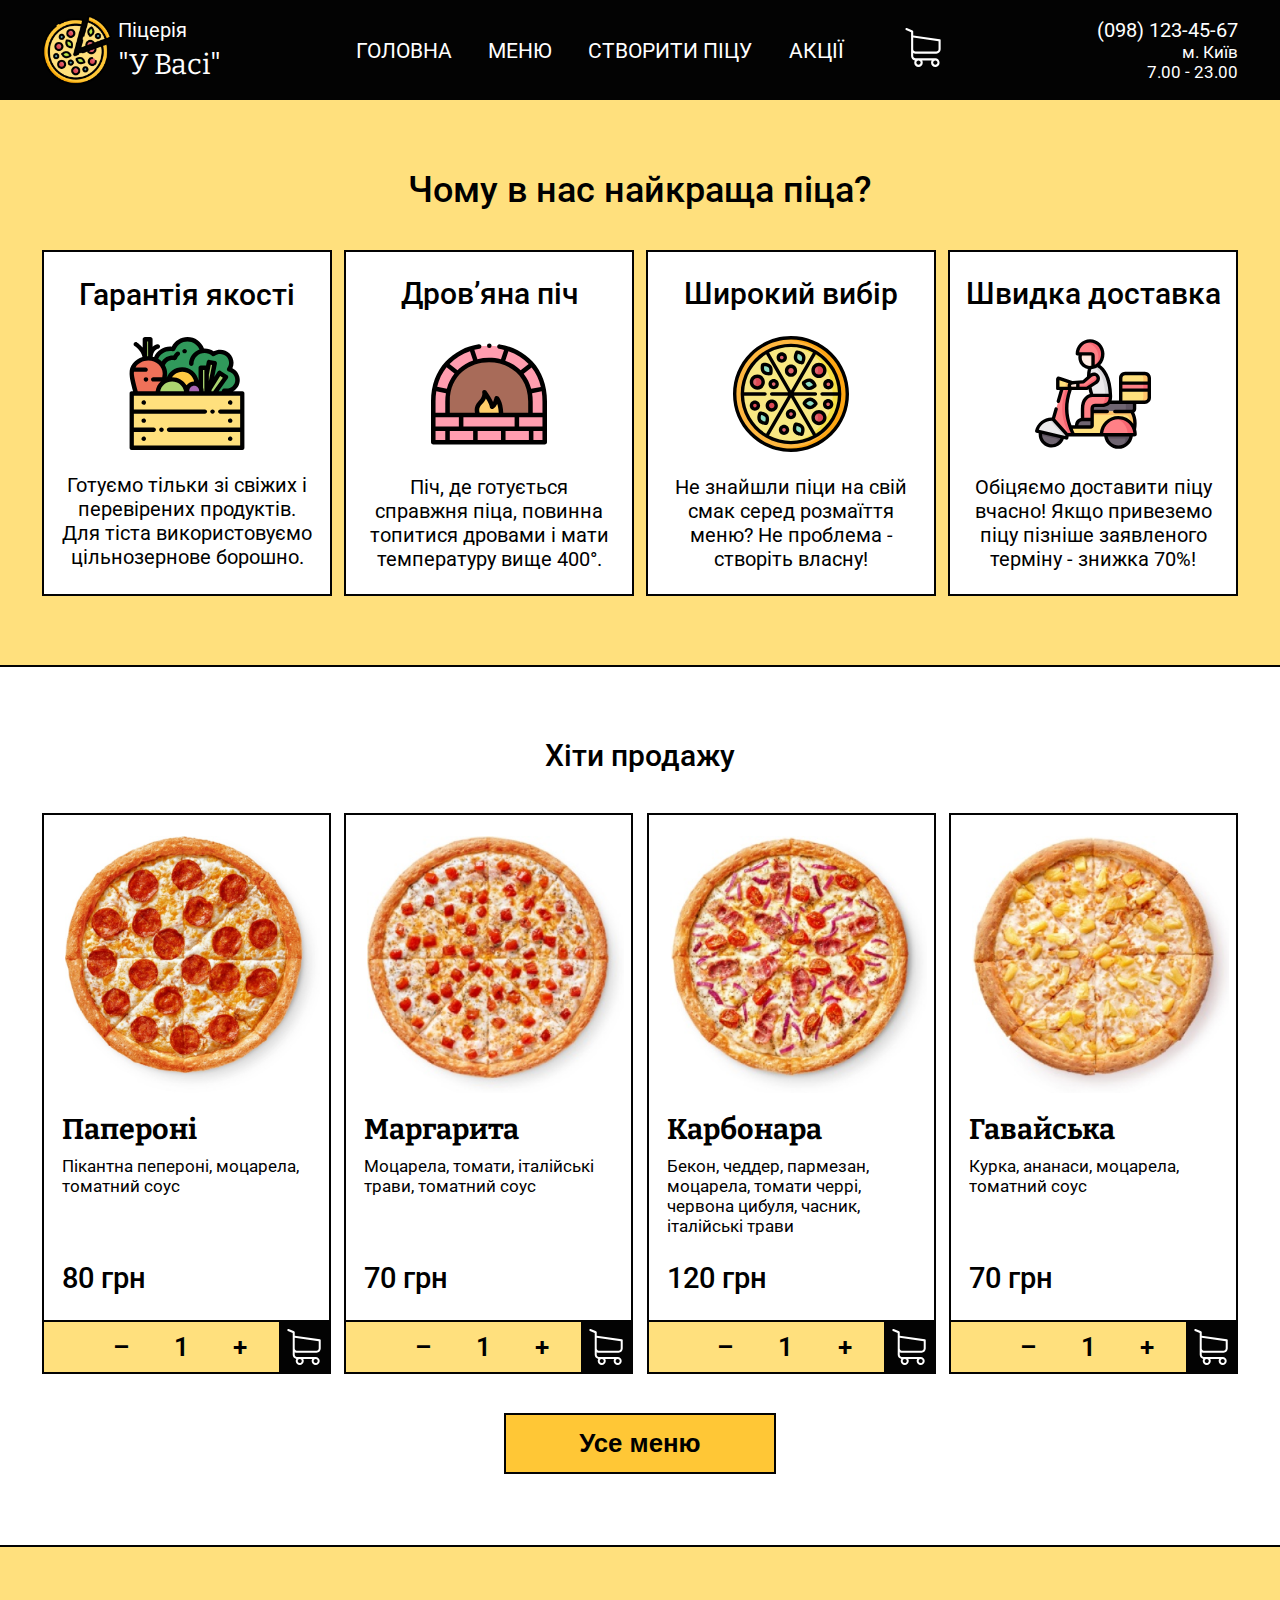
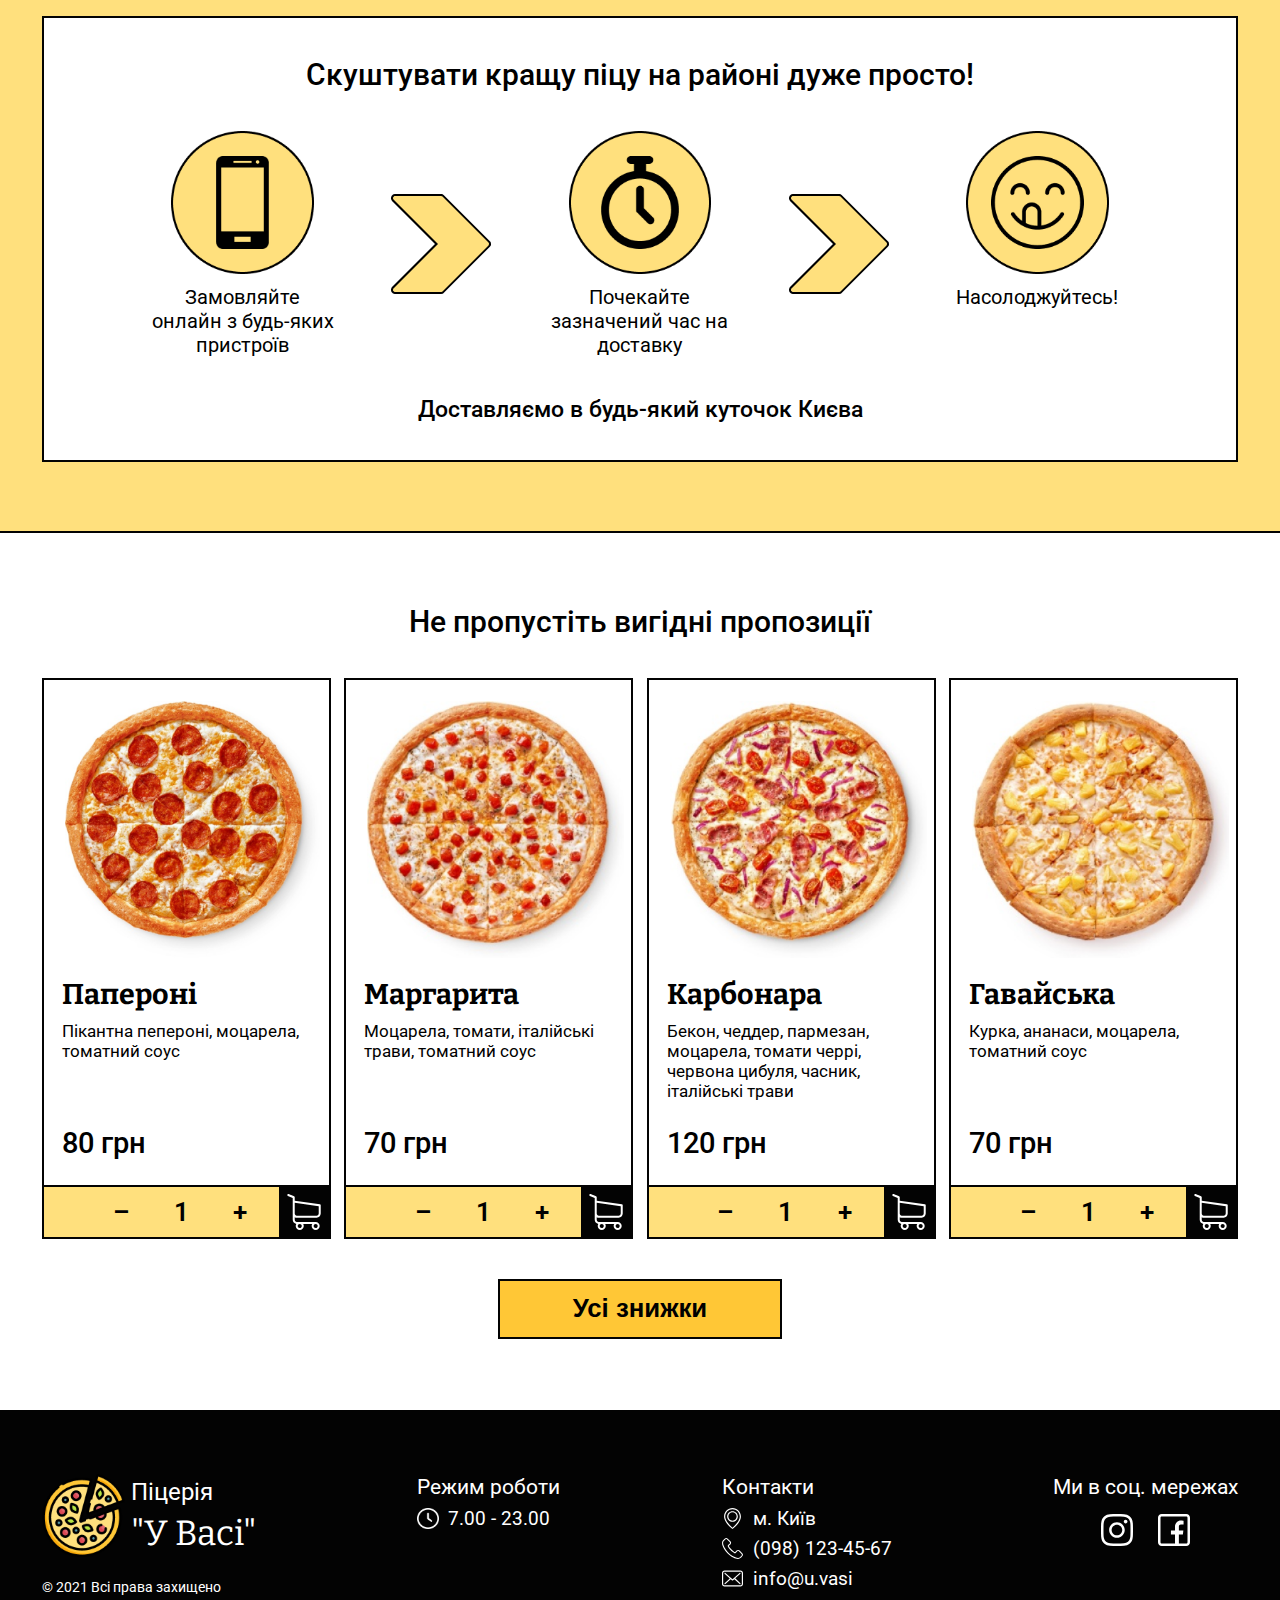
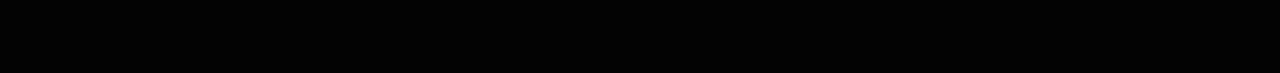
<file: index.html>
<!doctype html>
<html lang="en">
<head>
    <meta charset="UTF-8">
    <meta name="viewport" content="width=device-width, initial-scale=1, shrink-to-fit=no">
    <link rel="preconnect" href="https://fonts.gstatic.com">
    <link href="https://fonts.googleapis.com/css2?family=Bitter:wght@400;700&family=Roboto:wght@400;500&display=swap"
          rel="stylesheet">
    <link rel="shortcut icon" href="img/logo.png" type="image/png">
    <link rel="stylesheet" href="css/index.css">
    <title>Піцерія "У Васі"</title>
</head>
<body>
<header id="header">
    <div class="container">
        <div class="header-block">
            <div class="logo_with_info">
                <a href="index.html">
                    <div class="logo">
                        <img src="img/logo.png" alt="logo">
                        <div class="logo-text">
                            <span>Піцерія</span>
                            <p>"У Васі"</p>
                        </div>
                    </div>
                </a>
                <div class="info-header">
                    <a href="tel:0981234567" class="tel">(098) 123-45-67</a>
                    <p>м. Київ</p>
                    <p>7.00 - 23.00</p>
                </div>
            </div>
            <nav>
                <ul class="menu">
                    <li><a href="#">Головна</a></li>
                    <li><a href="#">Меню</a></li>
                    <li class="transition_li"><a href="#">Створити піцу</a></li>
                    <li><a href="#">Акції</a></li>
                </ul>
                <a href="#">
                    <img src="img/shopping-cart.svg" alt="cart" class="cart">
                </a>
            </nav>
            <div class="display_none_mobile">
                <div class="info-header">
                    <a href="tel:0981234567">(098) 123-45-67</a>
                    <p>м. Київ</p>
                    <p>7.00 - 23.00</p>
                </div>
            </div>
        </div>
    </div>
</header>
<section class="about">
    <div class="container">
        <h1>Чому в нас найкраща піца?</h1>
        <div class="why_us">
            <div class="why_us_block">
                <h2>Гарантія якості</h2>
                <div>
                    <img src="img/vegetables.svg" alt="vegetables">
                    <p>Готуємо тільки зі свіжих і перевірених продуктів. Для тіста використовуємо цільнозернове
                        борошно.</p>
                </div>
            </div>
            <div class="why_us_block">
                <h2>Дров’яна піч</h2>
                <div>
                    <img src="img/oven.svg" alt="vegetables">
                    <p>Піч, де готується справжня піца, повинна топитися дровами і мати температуру вище 400°.</p>
                </div>
            </div>
            <div class="why_us_block">
                <h2>Широкий вибір</h2>
                <div>
                    <img src="img/pizza.svg" alt="vegetables">
                    <p>Не знайшли піци на свій смак серед розмаїття меню? Не проблема - створіть власну!</p>
                </div>
            </div>
            <div class="why_us_block">
                <h2>Швидка доставка</h2>
                <div>
                    <img src="img/delivery-man.svg" alt="vegetables">
                    <p>Обіцяємо доставити піцу вчасно! Якщо привеземо піцу пізніше заявленого терміну - знижка 70%!</p>
                </div>
            </div>
        </div>
    </div>
</section>
<section class="hits">
    <div class="container">
        <h1>Хіти продажу</h1>
        <div class="pizzas">
            <div class="pizza-block">
                <div>
                    <img src="img/pizza/peperoni.png" alt="peperoni" class="pizza-img">
                    <h2>Папероні</h2>
                    <p>Пікантна пепероні, моцарела, томатний соус</p>
                </div>
                <div>
                    <h3>80 грн</h3>
                    <div class="buy-panel">
                        <ul>
                            <li>&ndash;</li>
                            <li>1</li>
                            <li>+</li>
                        </ul>
                        <form action="#">
                            <div class="cart-button">
                                <img src="img/shopping-cart.svg" alt="cart">
                            </div>
                        </form>
                    </div>
                </div>
            </div>
            <div class="pizza-block">
                <div>
                    <img src="img/pizza/margarita.png" alt="margarita" class="pizza-img">
                    <h2>Маргарита</h2>
                    <p>Моцарела, томати, італійські трави, томатний соус</p>
                </div>
                <div>
                    <h3>70 грн</h3>
                    <div class="buy-panel">
                        <ul>
                            <li>&ndash;</li>
                            <li>1</li>
                            <li>+</li>
                        </ul>
                        <form action="#">
                            <div class="cart-button">
                                <img src="img/shopping-cart.svg" alt="cart">
                            </div>
                        </form>
                    </div>
                </div>
            </div>
            <div class="pizza-block">
                <div>
                    <img src="img/pizza/karbonara.png" alt="karbonara" class="pizza-img">
                    <h2>Карбонара</h2>
                    <p>Бекон, чеддер, пармезан, моцарела, томати черрі, червона цибуля, часник, італійські трави</p>
                </div>
                <div>
                    <h3>120 грн</h3>
                    <div class="buy-panel">
                        <ul>
                            <li>&ndash;</li>
                            <li>1</li>
                            <li>+</li>
                        </ul>
                        <form action="#">
                            <div class="cart-button">
                                <img src="img/shopping-cart.svg" alt="cart">
                            </div>
                        </form>
                    </div>
                </div>
            </div>
            <div class="pizza-block">
                <div>
                    <img src="img/pizza/havaiska.png" alt="havaiska" class="pizza-img">
                    <h2>Гавайська</h2>
                    <p>Курка, ананаси, моцарела, томатний соус</p>
                </div>
                <div>
                    <h3>70 грн</h3>
                    <div class="buy-panel">
                        <ul>
                            <li>&ndash;</li>
                            <li>1</li>
                            <li>+</li>
                        </ul>
                        <form action="#">
                            <div class="cart-button">
                                <img src="img/shopping-cart.svg" alt="cart">
                            </div>
                        </form>
                    </div>
                </div>
            </div>
        </div>
        <div class="button_on_center">
            <button>Усе меню</button>
        </div>
    </div>
</section>
<section class="steps">
    <div class="container">
        <div class="order_info">
            <h1>Скуштувати кращу піцу на районі дуже просто!</h1>
            <div class="steps-block">
                <div class="step-inner-block">
                    <img src="img/ellipse-phone.png" alt="device">
                    <p>Замовляйте онлайн з будь-яких пристроїв</p>
                </div>
                <img src="img/right-arrow.png" alt="arrow" class="right-arrow">
                <img src="img/down-arrow.svg" alt="arrow" class="down-arrow">
                <div class="step-inner-block">
                    <img src="img/ellipse-time.png" alt="time">
                    <p>Почекайте зазначений час на доставку</p>
                </div>
                <img src="img/right-arrow.png" alt="arrow" class="right-arrow">
                <img src="img/down-arrow.svg" alt="arrow" class="down-arrow">
                <div class="step-inner-block">
                    <img src="img/ellipse-taste.png" alt="taste">
                    <p>Насолоджуйтесь!</p>
                    <p class="m0">&nbsp;</p>
                    <p class="m0">&nbsp;</p>
                </div>
            </div>
            <h2>Доставляємо в будь-який куточок Києва</h2>
        </div>
    </div>
</section>
<section class="hits">
    <div class="container">
        <h1>Не пропустіть вигідні пропозиції</h1>
        <div class="pizzas">
            <div class="pizza-block">
                <div>
                    <img src="img/pizza/peperoni.png" alt="peperoni" class="pizza-img">
                    <h2>Папероні</h2>
                    <p>Пікантна пепероні, моцарела, томатний соус</p>
                </div>
                <div>
                    <h3>80 грн</h3>
                    <div class="buy-panel">
                        <ul>
                            <li>&ndash;</li>
                            <li>1</li>
                            <li>+</li>
                        </ul>
                        <form action="#">
                            <div class="cart-button">
                                <img src="img/shopping-cart.svg" alt="cart">
                            </div>
                        </form>
                    </div>
                </div>
            </div>
            <div class="pizza-block">
                <div>
                    <img src="img/pizza/margarita.png" alt="margarita" class="pizza-img">
                    <h2>Маргарита</h2>
                    <p>Моцарела, томати, італійські трави, томатний соус</p>
                </div>
                <div>
                    <h3>70 грн</h3>
                    <div class="buy-panel">
                        <ul>
                            <li>&ndash;</li>
                            <li>1</li>
                            <li>+</li>
                        </ul>
                        <form action="#">
                            <div class="cart-button">
                                <img src="img/shopping-cart.svg" alt="cart">
                            </div>
                        </form>
                    </div>
                </div>
            </div>
            <div class="pizza-block">
                <div>
                    <img src="img/pizza/karbonara.png" alt="karbonara" class="pizza-img">
                    <h2>Карбонара</h2>
                    <p>Бекон, чеддер, пармезан, моцарела, томати черрі, червона цибуля, часник, італійські трави</p>
                </div>
                <div>
                    <h3>120 грн</h3>
                    <div class="buy-panel">
                        <ul>
                            <li>&ndash;</li>
                            <li>1</li>
                            <li>+</li>
                        </ul>
                        <form action="#">
                            <div class="cart-button">
                                <img src="img/shopping-cart.svg" alt="cart">
                            </div>
                        </form>
                    </div>
                </div>
            </div>
            <div class="pizza-block">
                <div>
                    <img src="img/pizza/havaiska.png" alt="havaiska" class="pizza-img">
                    <h2>Гавайська</h2>
                    <p>Курка, ананаси, моцарела, томатний соус</p>
                </div>
                <div>
                    <h3>70 грн</h3>
                    <div class="buy-panel">
                        <ul>
                            <li>&ndash;</li>
                            <li>1</li>
                            <li>+</li>
                        </ul>
                        <form action="#">
                            <div class="cart-button">
                                <img src="img/shopping-cart.svg" alt="cart">
                            </div>
                        </form>
                    </div>
                </div>
            </div>
        </div>
        <div class="button_on_center">
            <button>Усі знижки</button>
        </div>
    </div>
</section>
<footer>
    <div class="container">
        <div class="footer-block">
            <div class="footer_logo">
                <a href="index.html">
                    <div class="logo-footer">
                        <img src="img/logo.png" alt="logo">
                        <div class="logo-text-footer">
                            <span>Піцерія</span>
                            <p>"У Васі"</p>
                        </div>
                    </div>
                </a>
                <p class="rights">© 2021 Всі права захищено</p>
            </div>
            <div>
                <h1>Режим роботи</h1>
                <div class="icon_with_text">
                    <img src="img/clock.png" alt="clock">
                    <h2>7.00 - 23.00</h2>
                </div>
            </div>
            <div>
                <h1>Контакти</h1>
                <div class="icon_with_text">
                    <img src="img/placeholder.svg" alt="placeholder">
                    <h2>м. Київ</h2>
                </div>
                <div class="icon_with_text">
                    <img src="img/telephone.svg" alt="telephone">
                    <h2>(098) 123-45-67</h2>
                </div>
                <div class="icon_with_text">
                    <img src="img/envelope.svg" alt="envelope">
                    <h2>info@u.vasi</h2>
                </div>
            </div>
            <div>
                <h1>Ми в соц. мережах</h1>
                <div class="socnet">
                    <a href="https://instagram.com">
                        <img src="img/instagram.svg" alt="instagram" class="instagram">
                    </a>
                    <a href="https://facebook.com">
                        <img src="img/facebook.svg" alt="facebook">
                    </a>
                </div>
                <p class="mobile_rights">© 2021 Всі права захищено</p>
            </div>
        </div>
    </div>
</footer>
</body>
</html>
</file>
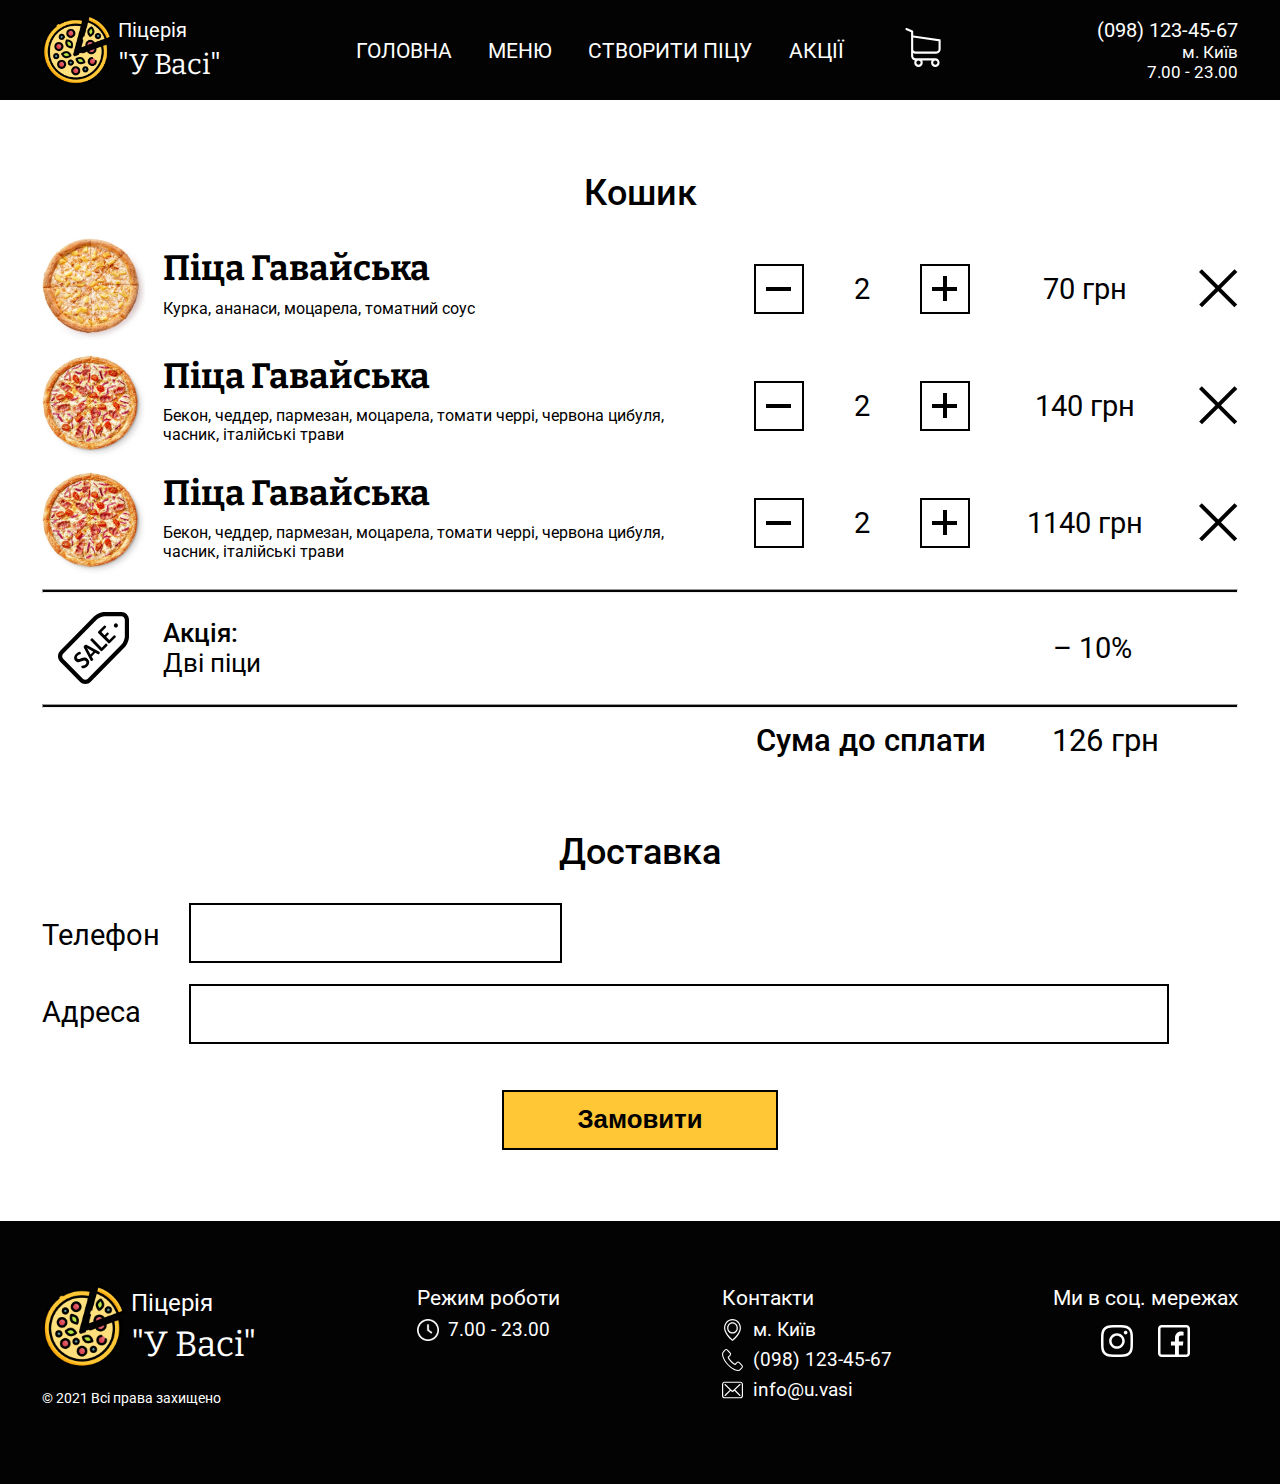
<file: basket.html>
<!doctype html>
<html lang="en">
<head>
    <meta charset="UTF-8">
    <meta name="viewport" content="width=device-width, initial-scale=1, shrink-to-fit=no">
    <link rel="preconnect" href="https://fonts.gstatic.com">
    <link href="https://fonts.googleapis.com/css2?family=Bitter:wght@400;700&family=Roboto:wght@400;500&display=swap"
          rel="stylesheet">
    <link rel="shortcut icon" href="img/logo.png" type="image/png">
    <link rel="stylesheet" href="css/index.css">
    <title>Меню</title>
</head>
<body>
<header id="header">
    <div class="container">
        <div class="header-block">
            <div class="logo_with_info">
                <a href="index.html">
                    <div class="logo">
                        <img src="img/logo.png" alt="logo">
                        <div class="logo-text">
                            <span>Піцерія</span>
                            <p>"У Васі"</p>
                        </div>
                    </div>
                </a>
                <div class="info-header">
                    <a href="tel:0981234567" class="tel">(098) 123-45-67</a>
                    <p>м. Київ</p>
                    <p>7.00 - 23.00</p>
                </div>
            </div>
            <nav>
                <ul class="menu">
                    <li><a href="#">Головна</a></li>
                    <li><a href="#">Меню</a></li>
                    <li class="transition_li"><a href="#">Створити піцу</a></li>
                    <li><a href="#">Акції</a></li>
                </ul>
                <a href="#">
                    <img src="img/shopping-cart.svg" alt="cart" class="cart">
                </a>
            </nav>
            <div class="display_none_mobile">
                <div class="info-header">
                    <a href="tel:0981234567">(098) 123-45-67</a>
                    <p>м. Київ</p>
                    <p>7.00 - 23.00</p>
                </div>
            </div>
        </div>
    </div>
</header>
<section class="order">
    <div class="container">
        <h1>Кошик</h1>
        <div class="order-block">
            <div class="pizza_with_price">
                <div class="order_pizza_info">
                    <img src="img/pizza/havaiska.png" alt="pizza">
                    <div>
                        <h2>Піца Гавайська</h2>
                        <p>Курка, ананаси, моцарела, томатний соус</p>
                    </div>
                </div>
                <div class="order_price">
                    <div class="order_price_with_count">
                        <h4>70 грн</h4>
                        <div class="count">
                            <button>
                                <img src="img/minus.svg" alt="-">
                            </button>
                            <span>2</span>
                            <button>
                                <img src="img/plus.svg" alt="+">
                            </button>
                        </div>
                    </div>
                    <p>70 грн</p>
                    <button>
                        <img src="img/remove.svg" alt="remove" class="remove">
                    </button>
                </div>
            </div>
            <div class="pizza_with_price">
                <div class="order_pizza_info">
                    <img src="img/pizza/karbonara.png" alt="pizza">
                    <div>
                        <h2>Піца Гавайська</h2>
                        <p>Бекон, чеддер, пармезан, моцарела, томати черрі, червона цибуля, часник, італійські трави</p>
                    </div>
                </div>
                <div class="order_price">
                    <div class="order_price_with_count">
                        <h4>140 грн</h4>
                        <div class="count">
                            <img src="img/minus.svg" alt="-">
                            <span>2</span>
                            <img src="img/plus.svg" alt="+">
                        </div>
                    </div>
                    <p>140 грн</p>
                    <img src="img/remove.svg" alt="remove" class="remove">
                </div>
            </div>
            <div class="pizza_with_price">
                <div class="order_pizza_info">
                    <img src="img/pizza/karbonara.png" alt="pizza">
                    <div>
                        <h2>Піца Гавайська</h2>
                        <p>Бекон, чеддер, пармезан, моцарела, томати черрі, червона цибуля, часник, італійські трави</p>
                    </div>
                </div>
                <div class="order_price">
                    <div class="order_price_with_count">
                        <h4>1140 грн</h4>
                        <div class="count">
                            <img src="img/minus.svg" alt="-">
                            <span>2</span>
                            <img src="img/plus.svg" alt="+">
                        </div>
                    </div>
                    <p>1140 грн</p>
                    <img src="img/remove.svg" alt="remove" class="remove">
                </div>
            </div>
            <hr>
            <div class="order_sale">
                <div class="order_promotions">
                    <img src="img/sale-tag.svg" alt="sale">
                    <div>
                        <h2>Акція:</h2>
                        <h3>Дві піци</h3>
                    </div>
                </div>
                <p>&ndash; 10%</p>
            </div>
            <hr>
            <div class="sum">
                <h1>Сума до сплати</h1>
                <p>126 грн</p>
            </div>
        </div>
    </div>
</section>
<section class="delivery">
    <div class="container">
        <h1>Доставка</h1>
        <form>
            <div class="delivery_form">
                <div class="delivery_labels">
                    <p>Телефон</p>
                    <p>Адреса</p>
                </div>
                <div class="delivery_input">
                    <label>Телефон</label><input type="text">
                    <label>Адреса</label><input type="text" class="address">
                </div>
            </div>
            <button>Замовити</button>
        </form>
    </div>
</section>
<footer>
    <div class="container">
        <div class="footer-block">
            <div class="footer_logo">
                <a href="index.html">
                    <div class="logo-footer">
                        <img src="img/logo.png" alt="logo">
                        <div class="logo-text-footer">
                            <span>Піцерія</span>
                            <p>"У Васі"</p>
                        </div>
                    </div>
                </a>
                <p class="rights">© 2021 Всі права захищено</p>
            </div>
            <div>
                <h1>Режим роботи</h1>
                <div class="icon_with_text">
                    <img src="img/clock.png" alt="clock">
                    <h2>7.00 - 23.00</h2>
                </div>
            </div>
            <div>
                <h1>Контакти</h1>
                <div class="icon_with_text">
                    <img src="img/placeholder.svg" alt="placeholder">
                    <h2>м. Київ</h2>
                </div>
                <div class="icon_with_text">
                    <img src="img/telephone.svg" alt="telephone">
                    <h2>(098) 123-45-67</h2>
                </div>
                <div class="icon_with_text">
                    <img src="img/envelope.svg" alt="envelope">
                    <h2>info@u.vasi</h2>
                </div>
            </div>
            <div>
                <h1>Ми в соц. мережах</h1>
                <div class="socnet">
                    <a href="https://instagram.com">
                        <img src="img/instagram.svg" alt="instagram" class="instagram">
                    </a>
                    <a href="https://facebook.com">
                        <img src="img/facebook.svg" alt="facebook">
                    </a>
                </div>
            </div>
        </div>
    </div>
</footer>
</body>
</html>
</file>
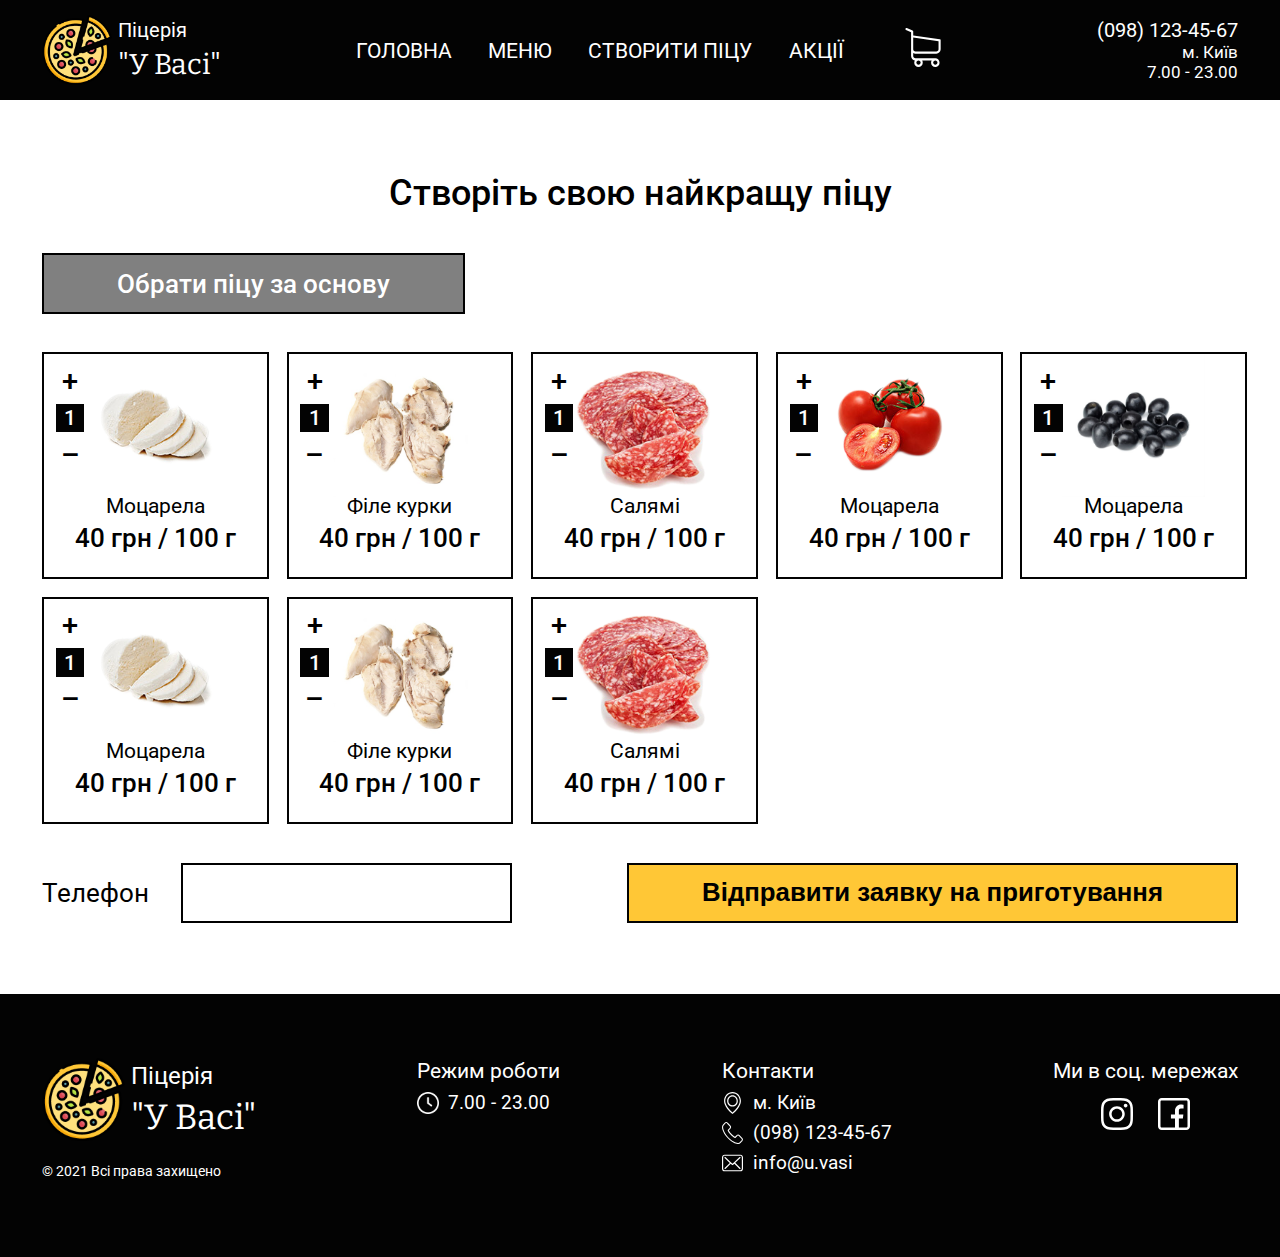
<file: create.html>
<!doctype html>
<html lang="en">
<head>
    <meta charset="UTF-8">
    <meta name="viewport" content="width=device-width, initial-scale=1, shrink-to-fit=no">
    <link rel="preconnect" href="https://fonts.gstatic.com">
    <link href="https://fonts.googleapis.com/css2?family=Bitter:wght@400;700&family=Roboto:wght@400;500&display=swap"
          rel="stylesheet">
    <link rel="shortcut icon" href="img/logo.png" type="image/png">
    <link rel="stylesheet" href="css/index.css">
    <title>Меню</title>
</head>
<body>
<header id="header">
    <div class="container">
        <div class="header-block">
            <div class="logo_with_info">
                <a href="index.html">
                    <div class="logo">
                        <img src="img/logo.png" alt="logo">
                        <div class="logo-text">
                            <span>Піцерія</span>
                            <p>"У Васі"</p>
                        </div>
                    </div>
                </a>
                <div class="info-header">
                    <a href="tel:0981234567" class="tel">(098) 123-45-67</a>
                    <p>м. Київ</p>
                    <p>7.00 - 23.00</p>
                </div>
            </div>
            <nav>
                <ul class="menu">
                    <li><a href="#">Головна</a></li>
                    <li><a href="#">Меню</a></li>
                    <li class="transition_li"><a href="#">Створити піцу</a></li>
                    <li><a href="#">Акції</a></li>
                </ul>
                <a href="#">
                    <img src="img/shopping-cart.svg" alt="cart" class="cart">
                </a>
            </nav>
            <div class="display_none_mobile">
                <div class="info-header">
                    <a href="tel:0981234567">(098) 123-45-67</a>
                    <p>м. Київ</p>
                    <p>7.00 - 23.00</p>
                </div>
            </div>
        </div>
    </div>
</header>
<section class="create">
    <div class="container">
        <h1>Створіть свою найкращу піцу</h1>
        <div class="grey_button">Обрати піцу за основу</div>
        <div class="ingredients">
            <div class="ingredient-block">
                <img src="img/mozzarella.png" alt="ingredient">
                <h1>Моцарела</h1>
                <h2>40 грн / 100 г</h2>
                <div class="ingredient_counter">
                    <p>+</p>
                    <div class="black_square">1</div>
                    <p>&ndash;</p>
                </div>
            </div>
            <div class="ingredient-block">
                <img src="img/chicken.png" alt="ingredient">
                <h1>Філе курки</h1>
                <h2>40 грн / 100 г</h2>
                <div class="ingredient_counter">
                    <p>+</p>
                    <div class="black_square">1</div>
                    <p>&ndash;</p>
                </div>
            </div>
            <div class="ingredient-block">
                <img src="img/salami.png" alt="ingredient">
                <h1>Салямі</h1>
                <h2>40 грн / 100 г</h2>
                <div class="ingredient_counter">
                    <p>+</p>
                    <div class="black_square">1</div>
                    <p>&ndash;</p>
                </div>
            </div>
            <div class="ingredient-block">
                <img src="img/tomatoes.png" alt="ingredient">
                <h1>Моцарела</h1>
                <h2>40 грн / 100 г</h2>
                <div class="ingredient_counter">
                    <p>+</p>
                    <div class="black_square">1</div>
                    <p>&ndash;</p>
                </div>
            </div>
            <div class="ingredient-block">
                <img src="img/olives.png" alt="ingredient">
                <h1>Моцарела</h1>
                <h2>40 грн / 100 г</h2>
                <div class="ingredient_counter">
                    <p>+</p>
                    <div class="black_square">1</div>
                    <p>&ndash;</p>
                </div>
            </div>
            <div class="ingredient-block">
                <img src="img/mozzarella.png" alt="ingredient">
                <h1>Моцарела</h1>
                <h2>40 грн / 100 г</h2>
                <div class="ingredient_counter">
                    <p>+</p>
                    <div class="black_square">1</div>
                    <p>&ndash;</p>
                </div>
            </div>
            <div class="ingredient-block">
                <img src="img/chicken.png" alt="ingredient">
                <h1>Філе курки</h1>
                <h2>40 грн / 100 г</h2>
                <div class="ingredient_counter">
                    <p>+</p>
                    <div class="black_square">1</div>
                    <p>&ndash;</p>
                </div>
            </div>
            <div class="ingredient-block">
                <img src="img/salami.png" alt="ingredient">
                <h1>Салямі</h1>
                <h2>40 грн / 100 г</h2>
                <div class="ingredient_counter">
                    <p>+</p>
                    <div class="black_square">1</div>
                    <p>&ndash;</p>
                </div>
            </div>
        </div>
        <form class="phone_and_request">
            <label>Телефон<input type="text"></label>
            <button>Відправити заявку на приготування</button>
        </form>
    </div>
</section>
<section class="choose__pizza">
    <div class="container">
        <div class="pizzas-menu">
            <button class="pizza-block">
                <img src="img/pizza/peperoni.png" alt="peperoni" class="pizza-img">
                <h2>Папероні</h2>
                <p>Пікантна пепероні, моцарела, томатний соус</p>
            </button>
            <button class="pizza-block">
                <img src="img/pizza/margarita.png" alt="margarita" class="pizza-img">
                <h2>Маргарита</h2>
                <p>Моцарела, томати, італійські трави, томатний соус</p>
            </button>
            <button class="pizza-block">
                <img src="img/pizza/karbonara.png" alt="karbonara" class="pizza-img">
                <h2>Карбонара</h2>
                <p>Бекон, чеддер, пармезан, моцарела, томати черрі, червона цибуля, часник, італійські трави</p>
            </button>
            <button class="pizza-block">
                <img src="img/pizza/havaiska.png" alt="havaiska" class="pizza-img">
                <h2>Гавайська</h2>
                <p>Курка, ананаси, моцарела, томатний соус</p>
            </button>
            <button class="pizza-block">
                <img src="img/pizza/havaiska.png" alt="havaiska" class="pizza-img">
                <h2>Гавайська</h2>
                <p>Курка, ананаси, моцарела, томатний соус</p>
            </button>
            <button class="pizza-block">
                <img src="img/pizza/peperoni.png" alt="peperoni" class="pizza-img">
                <h2>Папероні</h2>
                <p>Пікантна пепероні, моцарела, томатний соус</p>
            </button>
            <button class="pizza-block">
                <img src="img/pizza/havaiska.png" alt="havaiska" class="pizza-img">
                <h2>Гавайська</h2>
                <p>Курка, ананаси, моцарела, томатний соус</p>
            </button>
        </div>
    </div>
    <div class="hide__panel">
        <div class="grey_button">Закрити</div>
    </div>
</section>
<script>
    let greyButtons = document.querySelectorAll('.grey_button');
    if (greyButtons.length > 0) {
        const choosePizza = document.querySelector('.choose__pizza');
        for (let i = 0; i < greyButtons.length; i++) {
            const greyButton = greyButtons[i];
            greyButton.addEventListener("click", function (e) {
                document.body.classList.toggle('_lock');
                choosePizza.classList.toggle('_active');
            });
        }
    }
</script>
<footer>
    <div class="container">
        <div class="footer-block">
            <div class="footer_logo">
                <a href="index.html">
                    <div class="logo-footer">
                        <img src="img/logo.png" alt="logo">
                        <div class="logo-text-footer">
                            <span>Піцерія</span>
                            <p>"У Васі"</p>
                        </div>
                    </div>
                </a>
                <p class="rights">© 2021 Всі права захищено</p>
            </div>
            <div>
                <h1>Режим роботи</h1>
                <div class="icon_with_text">
                    <img src="img/clock.png" alt="clock">
                    <h2>7.00 - 23.00</h2>
                </div>
            </div>
            <div>
                <h1>Контакти</h1>
                <div class="icon_with_text">
                    <img src="img/placeholder.svg" alt="placeholder">
                    <h2>м. Київ</h2>
                </div>
                <div class="icon_with_text">
                    <img src="img/telephone.svg" alt="telephone">
                    <h2>(098) 123-45-67</h2>
                </div>
                <div class="icon_with_text">
                    <img src="img/envelope.svg" alt="envelope">
                    <h2>info@u.vasi</h2>
                </div>
            </div>
            <div>
                <h1>Ми в соц. мережах</h1>
                <div class="socnet">
                    <a href="https://instagram.com">
                        <img src="img/instagram.svg" alt="instagram" class="instagram">
                    </a>
                    <a href="https://facebook.com">
                        <img src="img/facebook.svg" alt="facebook">
                    </a>
                </div>
            </div>
        </div>
    </div>
</footer>
</body>
</html>
</file>
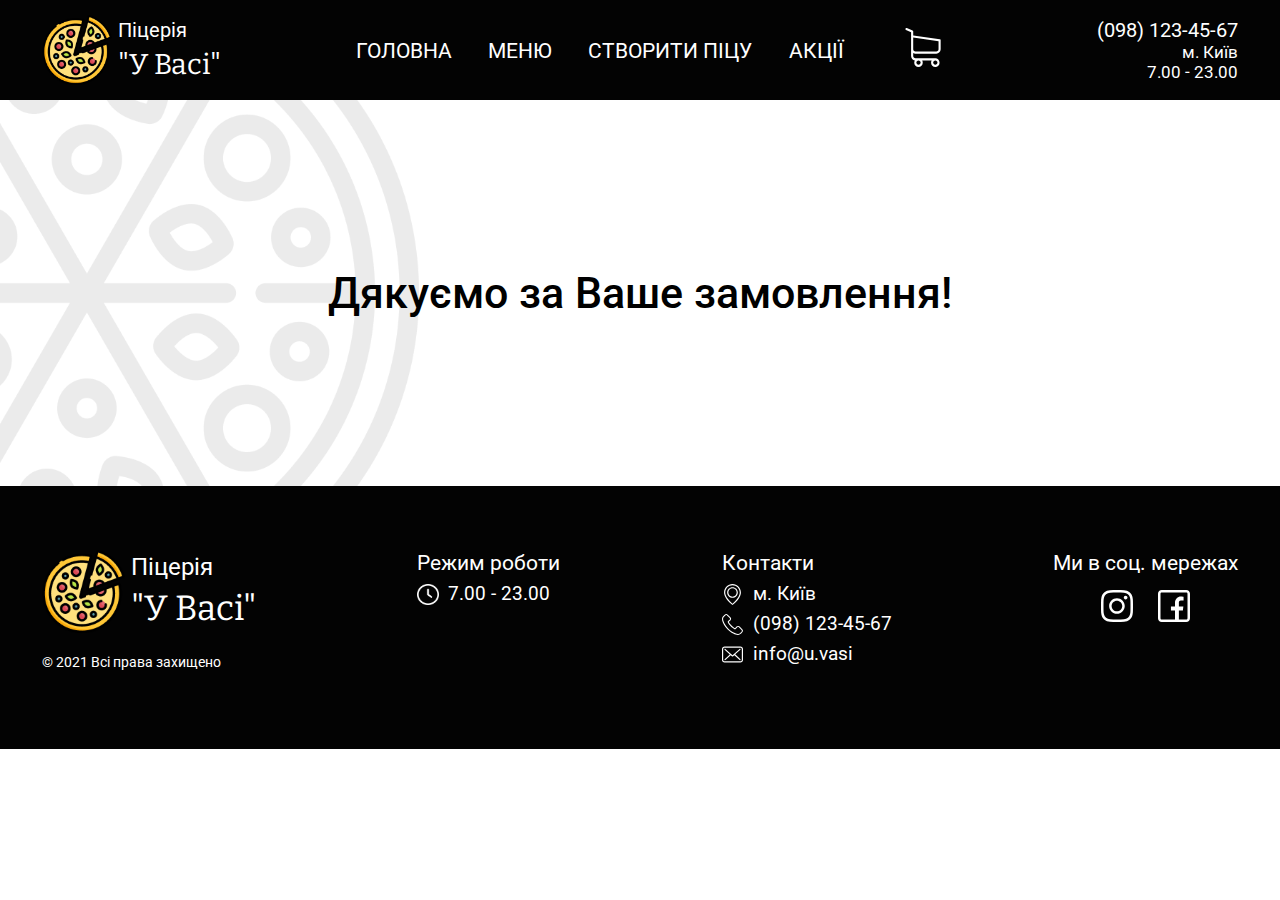
<file: default_basket.html>
<!doctype html>
<html lang="en">
<head>
    <meta charset="UTF-8">
    <meta name="viewport" content="width=device-width, initial-scale=1, shrink-to-fit=no">
    <link rel="preconnect" href="https://fonts.gstatic.com">
    <link href="https://fonts.googleapis.com/css2?family=Bitter:wght@400;700&family=Roboto:wght@400;500&display=swap"
          rel="stylesheet">
    <link rel="shortcut icon" href="img/logo.png" type="image/png">
    <link rel="stylesheet" href="css/index.css">
    <title>Меню</title>
</head>
<body>
<header id="header">
    <div class="container">
        <div class="header-block">
            <div class="logo_with_info">
                <a href="index.html">
                    <div class="logo">
                        <img src="img/logo.png" alt="logo">
                        <div class="logo-text">
                            <span>Піцерія</span>
                            <p>"У Васі"</p>
                        </div>
                    </div>
                </a>
                <div class="info-header">
                    <a href="tel:0981234567" class="tel">(098) 123-45-67</a>
                    <p>м. Київ</p>
                    <p>7.00 - 23.00</p>
                </div>
            </div>
            <nav>
                <ul class="menu">
                    <li><a href="#">Головна</a></li>
                    <li><a href="#">Меню</a></li>
                    <li class="transition_li"><a href="#">Створити піцу</a></li>
                    <li><a href="#">Акції</a></li>
                </ul>
                <a href="#">
                    <img src="img/shopping-cart.svg" alt="cart" class="cart">
                </a>
            </nav>
            <div class="display_none_mobile">
                <div class="info-header">
                    <a href="tel:0981234567">(098) 123-45-67</a>
                    <p>м. Київ</p>
                    <p>7.00 - 23.00</p>
                </div>
            </div>
        </div>
    </div>
</header>
<section class="default_basket">
    <div class="container">
        <h1>Дякуємо за Ваше замовлення!</h1>
        <!--    <h1>Кошик порожній</h1>-->
    </div>
</section>
<footer>
    <div class="container">
        <div class="footer-block">
            <div class="footer_logo">
                <a href="index.html">
                    <div class="logo-footer">
                        <img src="img/logo.png" alt="logo">
                        <div class="logo-text-footer">
                            <span>Піцерія</span>
                            <p>"У Васі"</p>
                        </div>
                    </div>
                </a>
                <p class="rights">© 2021 Всі права захищено</p>
            </div>
            <div>
                <h1>Режим роботи</h1>
                <div class="icon_with_text">
                    <img src="img/clock.png" alt="clock">
                    <h2>7.00 - 23.00</h2>
                </div>
            </div>
            <div>
                <h1>Контакти</h1>
                <div class="icon_with_text">
                    <img src="img/placeholder.svg" alt="placeholder">
                    <h2>м. Київ</h2>
                </div>
                <div class="icon_with_text">
                    <img src="img/telephone.svg" alt="telephone">
                    <h2>(098) 123-45-67</h2>
                </div>
                <div class="icon_with_text">
                    <img src="img/envelope.svg" alt="envelope">
                    <h2>info@u.vasi</h2>
                </div>
            </div>
            <div>
                <h1>Ми в соц. мережах</h1>
                <div class="socnet">
                    <a href="https://instagram.com">
                        <img src="img/instagram.svg" alt="instagram" class="instagram">
                    </a>
                    <a href="https://facebook.com">
                        <img src="img/facebook.svg" alt="facebook">
                    </a>
                </div>
            </div>
        </div>
    </div>
</footer>
</body>
</html>
</file>
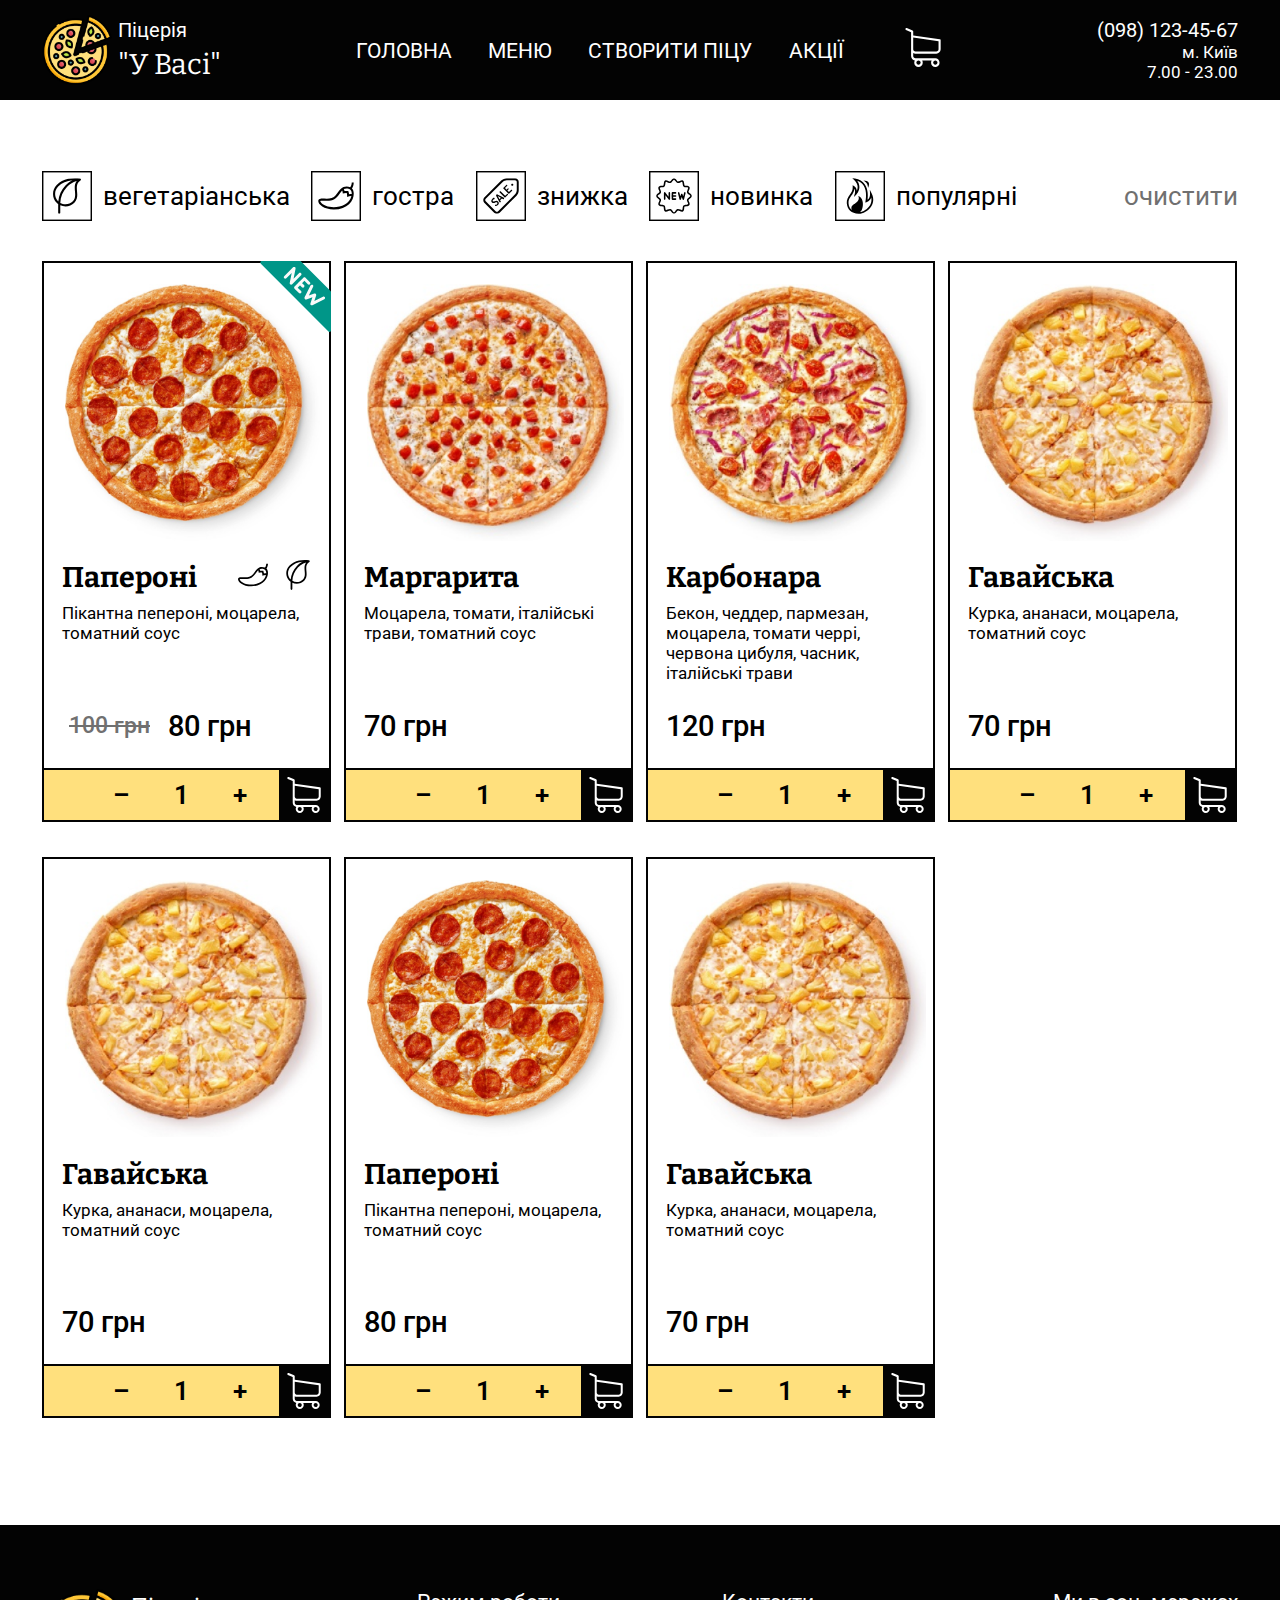
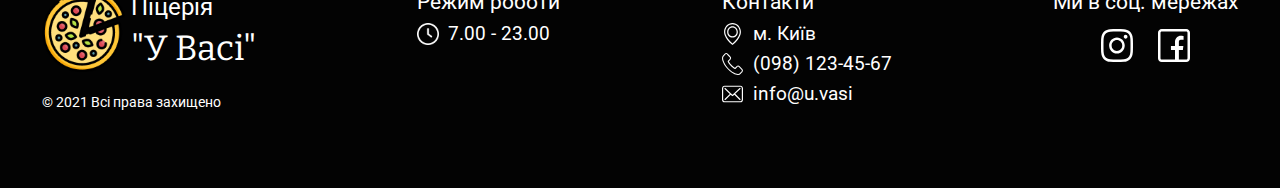
<file: menu.html>
<!doctype html>
<html lang="en">
<head>
    <meta charset="UTF-8">
    <meta name="viewport" content="width=device-width, initial-scale=1, shrink-to-fit=no">
    <link rel="preconnect" href="https://fonts.gstatic.com">
    <link href="https://fonts.googleapis.com/css2?family=Bitter:wght@400;700&family=Roboto:wght@400;500&display=swap"
          rel="stylesheet">
    <link rel="shortcut icon" href="img/logo.png" type="image/png">
    <link rel="stylesheet" href="css/index.css">
    <title>Меню</title>
</head>
<body>
<header id="header">
    <div class="container">
        <div class="header-block">
            <div class="logo_with_info">
                <a href="index.html">
                    <div class="logo">
                        <img src="img/logo.png" alt="logo">
                        <div class="logo-text">
                            <span>Піцерія</span>
                            <p>"У Васі"</p>
                        </div>
                    </div>
                </a>
                <div class="info-header">
                    <a href="tel:0981234567" class="tel">(098) 123-45-67</a>
                    <p>м. Київ</p>
                    <p>7.00 - 23.00</p>
                </div>
            </div>
            <nav>
                <ul class="menu">
                    <li><a href="#">Головна</a></li>
                    <li><a href="#">Меню</a></li>
                    <li class="transition_li"><a href="#">Створити піцу</a></li>
                    <li><a href="#">Акції</a></li>
                </ul>
                <a href="#">
                    <img src="img/shopping-cart.svg" alt="cart" class="cart">
                </a>
            </nav>
            <div class="display_none_mobile">
                <div class="info-header">
                    <a href="tel:0981234567">(098) 123-45-67</a>
                    <p>м. Київ</p>
                    <p>7.00 - 23.00</p>
                </div>
            </div>
        </div>
    </div>
</header>
<section>
    <div class="container">
        <div class="filters">
            <div class="first_half">
                <div class="filter">
                    <img src="img/vegan-filter.svg" alt="vegetarian">
                    <span>вегетаріанська</span>
                </div>
                <div class="filter">
                    <img src="img/spicy-filter.svg" alt="spicy">
                    <span>гостра</span>
                </div>
                <div class="filter">
                    <img src="img/sale-filter.svg" alt="sale">
                    <span>знижка</span>
                </div>
            </div>
            <div class="second_half">
                <div class="second_half_filters">
                    <div class="filter">
                        <img src="img/new-filter.svg" alt="vegetarian">
                        <span>новинка</span>
                    </div>
                    <div class="filter">
                        <img src="img/hit-filter.svg" alt="spicy">
                        <span>популярні</span>
                    </div>
                </div>
                <p>очистити</p>
            </div>
        </div>
    </div>
</section>
<section>
    <div class="container">
        <div class="pizzas-menu">
            <div class="pizza-block">
                <div>
                    <img src="img/pizza/peperoni.png" alt="peperoni" class="pizza-img">
                    <div class="pizza-title">
                        <h2>Папероні</h2>
                        <div>
                            <img src="img/chili.svg" alt="spicy" class="pizza-filter">
                            <img src="img/vegan.svg" alt="vegetarian" class="pizza-filter">
                        </div>
                    </div>
                    <p>Пікантна пепероні, моцарела, томатний соус</p>
                </div>
                <div>
                    <div class="pizza-price">
                        <h4>100 грн</h4>
                        <h3>80 грн</h3>
                    </div>
                    <div class="buy-panel">
                        <ul>
                            <li>&ndash;</li>
                            <li>1</li>
                            <li>+</li>
                        </ul>
                        <form action="#">
                            <div class="cart-button">
                                <img src="img/shopping-cart.svg" alt="cart">
                            </div>
                        </form>
                    </div>
                </div>
                <img src="img/new_tag.svg" alt="new" class="tag">
            </div>
            <div class="pizza-block">
                <div>
                    <img src="img/pizza/margarita.png" alt="margarita" class="pizza-img">
                    <h2>Маргарита</h2>
                    <p>Моцарела, томати, італійські трави, томатний соус</p>
                </div>
                <div>
                    <h3>70 грн</h3>
                    <div class="buy-panel">
                        <ul>
                            <li>&ndash;</li>
                            <li>1</li>
                            <li>+</li>
                        </ul>
                        <form action="#">
                            <div class="cart-button">
                                <img src="img/shopping-cart.svg" alt="cart">
                            </div>
                        </form>
                    </div>
                </div>
            </div>
            <div class="pizza-block">
                <div>
                    <img src="img/pizza/karbonara.png" alt="karbonara" class="pizza-img">
                    <h2>Карбонара</h2>
                    <p>Бекон, чеддер, пармезан, моцарела, томати черрі, червона цибуля, часник, італійські трави</p>
                </div>
                <div>
                    <h3>120 грн</h3>
                    <div class="buy-panel">
                        <ul>
                            <li>&ndash;</li>
                            <li>1</li>
                            <li>+</li>
                        </ul>
                        <form action="#">
                            <div class="cart-button">
                                <img src="img/shopping-cart.svg" alt="cart">
                            </div>
                        </form>
                    </div>
                </div>
            </div>
            <div class="pizza-block">
                <div>
                    <img src="img/pizza/havaiska.png" alt="havaiska" class="pizza-img">
                    <h2>Гавайська</h2>
                    <p>Курка, ананаси, моцарела, томатний соус</p>
                </div>
                <div>
                    <h3>70 грн</h3>
                    <div class="buy-panel">
                        <ul>
                            <li>&ndash;</li>
                            <li>1</li>
                            <li>+</li>
                        </ul>
                        <form action="#">
                            <div class="cart-button">
                                <img src="img/shopping-cart.svg" alt="cart">
                            </div>
                        </form>
                    </div>
                </div>
            </div>
            <div class="pizza-block">
                <div>
                    <img src="img/pizza/havaiska.png" alt="havaiska" class="pizza-img">
                    <h2>Гавайська</h2>
                    <p>Курка, ананаси, моцарела, томатний соус</p>
                </div>
                <div>
                    <h3>70 грн</h3>
                    <div class="buy-panel">
                        <ul>
                            <li>&ndash;</li>
                            <li>1</li>
                            <li>+</li>
                        </ul>
                        <form action="#">
                            <div class="cart-button">
                                <img src="img/shopping-cart.svg" alt="cart">
                            </div>
                        </form>
                    </div>
                </div>
            </div>
            <div class="pizza-block">
                <div>
                    <img src="img/pizza/peperoni.png" alt="peperoni" class="pizza-img">
                    <h2>Папероні</h2>
                    <p>Пікантна пепероні, моцарела, томатний соус</p>
                </div>
                <div>
                    <h3>80 грн</h3>
                    <div class="buy-panel">
                        <ul>
                            <li>&ndash;</li>
                            <li>1</li>
                            <li>+</li>
                        </ul>
                        <form action="#">
                            <div class="cart-button">
                                <img src="img/shopping-cart.svg" alt="cart">
                            </div>
                        </form>
                    </div>
                </div>
            </div>
            <div class="pizza-block">
                <div>
                    <img src="img/pizza/havaiska.png" alt="havaiska" class="pizza-img">
                    <h2>Гавайська</h2>
                    <p>Курка, ананаси, моцарела, томатний соус</p>
                </div>
                <div>
                    <h3>70 грн</h3>
                    <div class="buy-panel">
                        <ul>
                            <li>&ndash;</li>
                            <li>1</li>
                            <li>+</li>
                        </ul>
                        <form action="#">
                            <div class="cart-button">
                                <img src="img/shopping-cart.svg" alt="cart">
                            </div>
                        </form>
                    </div>
                </div>
            </div>
        </div>
    </div>
</section>
<footer>
    <div class="container">
        <div class="footer-block">
            <div class="footer_logo">
                <a href="index.html">
                    <div class="logo-footer">
                        <img src="img/logo.png" alt="logo">
                        <div class="logo-text-footer">
                            <span>Піцерія</span>
                            <p>"У Васі"</p>
                        </div>
                    </div>
                </a>
                <p class="rights">© 2021 Всі права захищено</p>
            </div>
            <div>
                <h1>Режим роботи</h1>
                <div class="icon_with_text">
                    <img src="img/clock.png" alt="clock">
                    <h2>7.00 - 23.00</h2>
                </div>
            </div>
            <div>
                <h1>Контакти</h1>
                <div class="icon_with_text">
                    <img src="img/placeholder.svg" alt="placeholder">
                    <h2>м. Київ</h2>
                </div>
                <div class="icon_with_text">
                    <img src="img/telephone.svg" alt="telephone">
                    <h2>(098) 123-45-67</h2>
                </div>
                <div class="icon_with_text">
                    <img src="img/envelope.svg" alt="envelope">
                    <h2>info@u.vasi</h2>
                </div>
            </div>
            <div>
                <h1>Ми в соц. мережах</h1>
                <div class="socnet">
                    <a href="https://instagram.com">
                        <img src="img/instagram.svg" alt="instagram" class="instagram">
                    </a>
                    <a href="https://facebook.com">
                        <img src="img/facebook.svg" alt="facebook">
                    </a>
                </div>
            </div>
        </div>
    </div>
</footer>
</body>
</html>
</file>
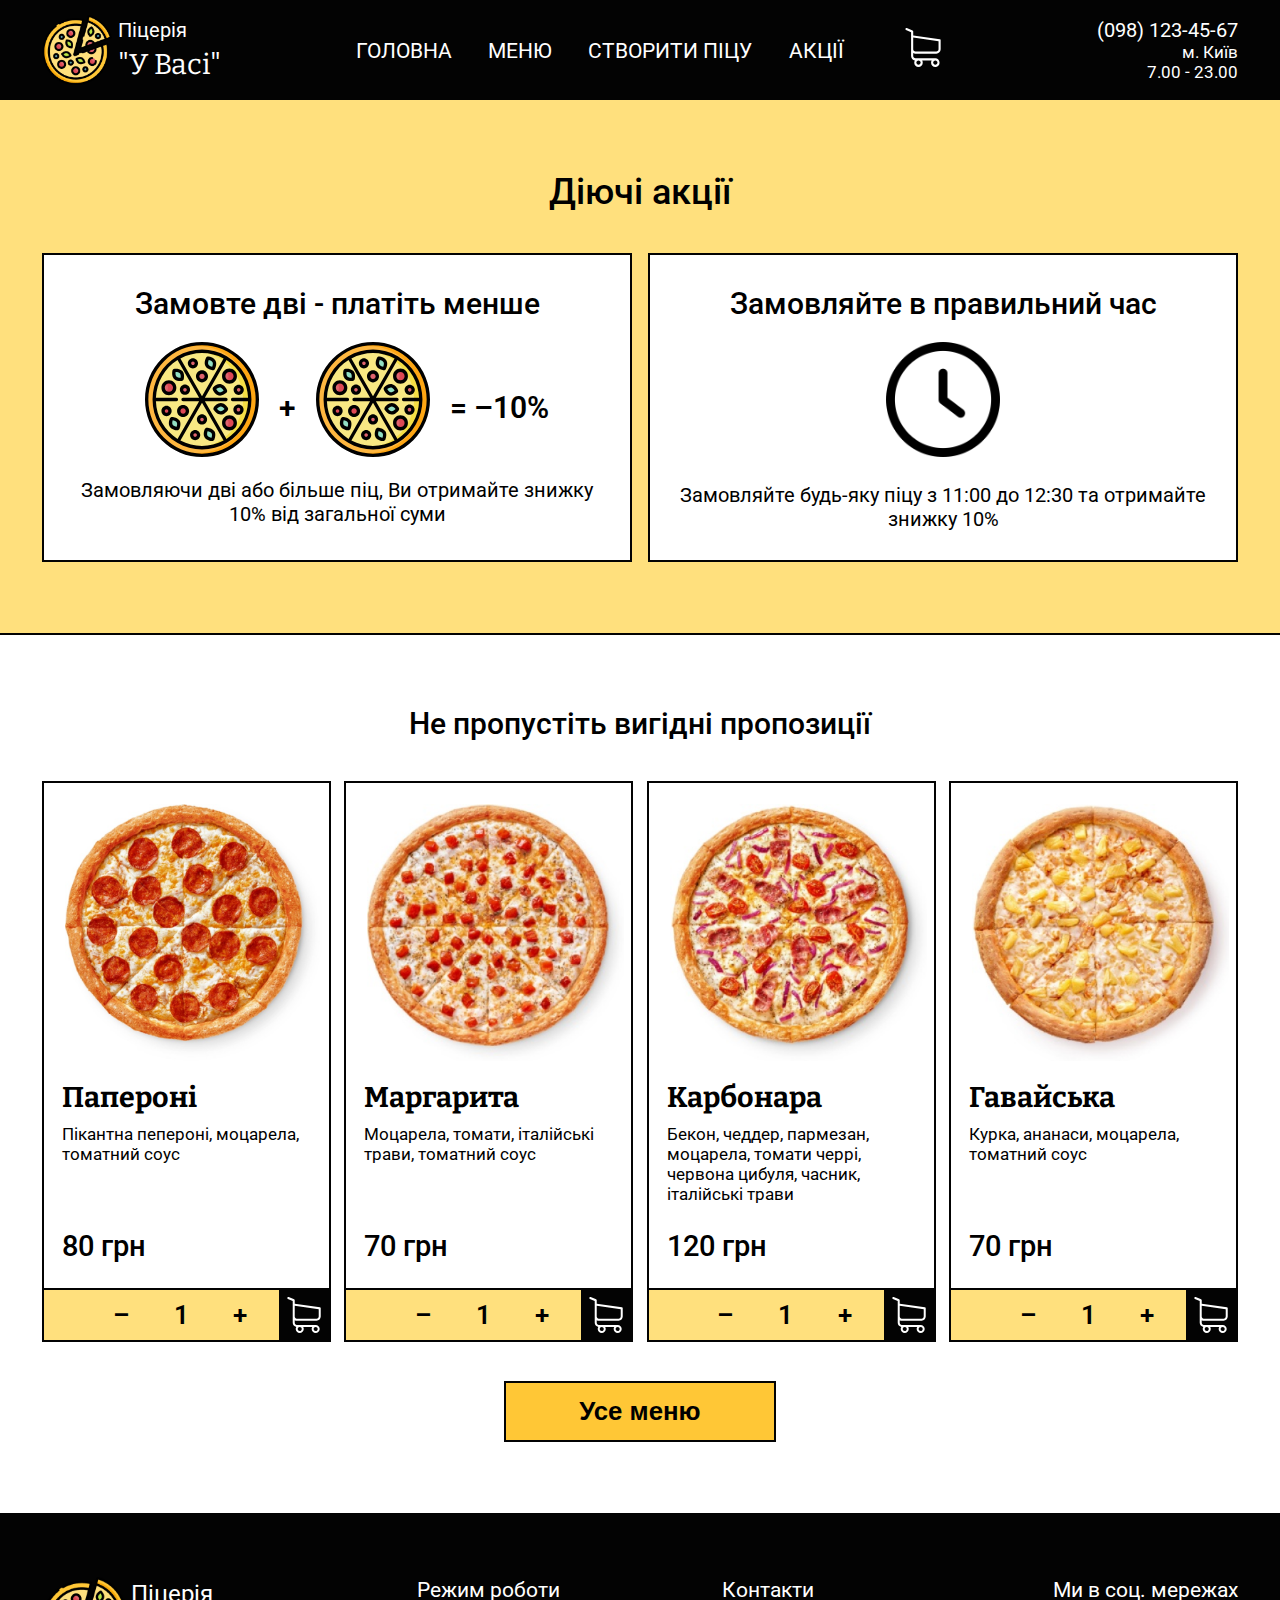
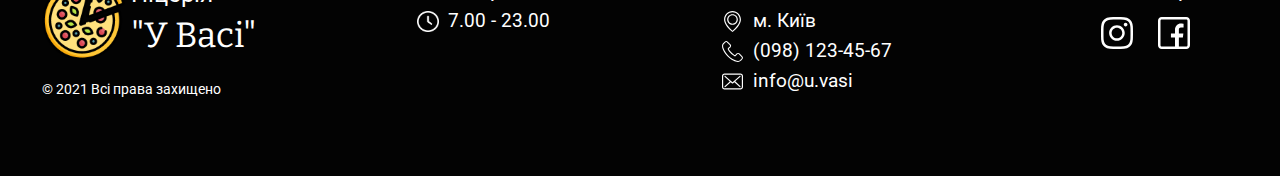
<file: promotion.html>
<!doctype html>
<html lang="en">
<head>
    <meta charset="UTF-8">
    <meta name="viewport" content="width=device-width, initial-scale=1, shrink-to-fit=no">
    <link rel="preconnect" href="https://fonts.gstatic.com">
    <link href="https://fonts.googleapis.com/css2?family=Bitter:wght@400;700&family=Roboto:wght@400;500&display=swap"
          rel="stylesheet">
    <link rel="shortcut icon" href="img/logo.png" type="image/png">
    <link rel="stylesheet" href="css/index.css">
    <title>Акції</title>
</head>
<body>
<header id="header">
    <div class="container">
        <div class="header-block">
            <div class="logo_with_info">
                <a href="index.html">
                    <div class="logo">
                        <img src="img/logo.png" alt="logo">
                        <div class="logo-text">
                            <span>Піцерія</span>
                            <p>"У Васі"</p>
                        </div>
                    </div>
                </a>
                <div class="info-header">
                    <a href="tel:0981234567" class="tel">(098) 123-45-67</a>
                    <p>м. Київ</p>
                    <p>7.00 - 23.00</p>
                </div>
            </div>
            <nav>
                <ul class="menu">
                    <li><a href="#">Головна</a></li>
                    <li><a href="#">Меню</a></li>
                    <li class="transition_li"><a href="#">Створити піцу</a></li>
                    <li><a href="#">Акції</a></li>
                </ul>
                <a href="#">
                    <img src="img/shopping-cart.svg" alt="cart" class="cart">
                </a>
            </nav>
            <div class="display_none_mobile">
                <div class="info-header">
                    <a href="tel:0981234567">(098) 123-45-67</a>
                    <p>м. Київ</p>
                    <p>7.00 - 23.00</p>
                </div>
            </div>
        </div>
    </div>
</header>
<section class="promotions">
    <div class="container">
        <h1>Діючі акції</h1>
        <div class="promotion-block">
            <div class="promotion">
                <h2>Замовте дві - платіть менше</h2>
                <div class="action">
                    <img src="img/pizza.svg" alt="pizza">
                    <span>+</span>
                    <img src="img/pizza.svg" alt="pizza">
                    <span>= &ndash;10%</span>
                </div>
                <h3>Замовляючи дві або більше піц, Ви отримайте знижку 10% від загальної суми</h3>
            </div>
            <div class="promotion">
                <h2>Замовляйте в правильний час</h2>
                <img src="img/clock.png" alt="time">
                <h3>Замовляйте будь-яку піцу з 11:00 до 12:30 та отримайте знижку 10%</h3>
            </div>
        </div>
    </div>
</section>
<section class="hits">
    <div class="container">
        <h1>Не пропустіть вигідні пропозиції</h1>
        <div class="pizzas">
            <div class="pizza-block">
                <div>
                    <img src="img/pizza/peperoni.png" alt="peperoni" class="pizza-img">
                    <h2>Папероні</h2>
                    <p>Пікантна пепероні, моцарела, томатний соус</p>
                </div>
                <div>
                    <h3>80 грн</h3>
                    <div class="buy-panel">
                        <ul>
                            <li>&ndash;</li>
                            <li>1</li>
                            <li>+</li>
                        </ul>
                        <form action="#">
                            <div class="cart-button">
                                <img src="img/shopping-cart.svg" alt="cart">
                            </div>
                        </form>
                    </div>
                </div>
            </div>
            <div class="pizza-block">
                <div>
                    <img src="img/pizza/margarita.png" alt="margarita" class="pizza-img">
                    <h2>Маргарита</h2>
                    <p>Моцарела, томати, італійські трави, томатний соус</p>
                </div>
                <div>
                    <h3>70 грн</h3>
                    <div class="buy-panel">
                        <ul>
                            <li>&ndash;</li>
                            <li>1</li>
                            <li>+</li>
                        </ul>
                        <form action="#">
                            <div class="cart-button">
                                <img src="img/shopping-cart.svg" alt="cart">
                            </div>
                        </form>
                    </div>
                </div>
            </div>
            <div class="pizza-block">
                <div>
                    <img src="img/pizza/karbonara.png" alt="karbonara" class="pizza-img">
                    <h2>Карбонара</h2>
                    <p>Бекон, чеддер, пармезан, моцарела, томати черрі, червона цибуля, часник, італійські трави</p>
                </div>
                <div>
                    <h3>120 грн</h3>
                    <div class="buy-panel">
                        <ul>
                            <li>&ndash;</li>
                            <li>1</li>
                            <li>+</li>
                        </ul>
                        <form action="#">
                            <div class="cart-button">
                                <img src="img/shopping-cart.svg" alt="cart">
                            </div>
                        </form>
                    </div>
                </div>
            </div>
            <div class="pizza-block">
                <div>
                    <img src="img/pizza/havaiska.png" alt="havaiska" class="pizza-img">
                    <h2>Гавайська</h2>
                    <p>Курка, ананаси, моцарела, томатний соус</p>
                </div>
                <div>
                    <h3>70 грн</h3>
                    <div class="buy-panel">
                        <ul>
                            <li>&ndash;</li>
                            <li>1</li>
                            <li>+</li>
                        </ul>
                        <form action="#">
                            <div class="cart-button">
                                <img src="img/shopping-cart.svg" alt="cart">
                            </div>
                        </form>
                    </div>
                </div>
            </div>
        </div>
        <div class="button_on_center">
            <button>Усе меню</button>
        </div>
    </div>
</section>
<footer>
    <div class="container">
        <div class="footer-block">
            <div class="footer_logo">
                <a href="index.html">
                    <div class="logo-footer">
                        <img src="img/logo.png" alt="logo">
                        <div class="logo-text-footer">
                            <span>Піцерія</span>
                            <p>"У Васі"</p>
                        </div>
                    </div>
                </a>
                <p class="rights">© 2021 Всі права захищено</p>
            </div>
            <div>
                <h1>Режим роботи</h1>
                <div class="icon_with_text">
                    <img src="img/clock.png" alt="clock">
                    <h2>7.00 - 23.00</h2>
                </div>
            </div>
            <div>
                <h1>Контакти</h1>
                <div class="icon_with_text">
                    <img src="img/placeholder.svg" alt="placeholder">
                    <h2>м. Київ</h2>
                </div>
                <div class="icon_with_text">
                    <img src="img/telephone.svg" alt="telephone">
                    <h2>(098) 123-45-67</h2>
                </div>
                <div class="icon_with_text">
                    <img src="img/envelope.svg" alt="envelope">
                    <h2>info@u.vasi</h2>
                </div>
            </div>
            <div>
                <h1>Ми в соц. мережах</h1>
                <div class="socnet">
                    <a href="https://instagram.com">
                        <img src="img/instagram.svg" alt="instagram" class="instagram">
                    </a>
                    <a href="https://facebook.com">
                        <img src="img/facebook.svg" alt="facebook">
                    </a>
                </div>
            </div>
        </div>
    </div>
</footer>
</body>
</html>
</file>
<file: css/index.css>
body {
    margin: 0;
    padding: 0;
    font-family: 'Roboto', sans-serif;
    font-size: 28px;
}

.container {
    width: 1680px;
    margin: 0 auto;
}

header {
    height: 140px;
    background: #030303;
}

header a {
    color: white;
    text-decoration: none;
}

.header-block {
    height: 140px;
    display: flex;
    justify-content: space-between;
    align-items: center;
}

nav {
    display: flex;
    align-items: center;
}

.logo_with_info {
    justify-content: space-between;
    display: flex;
}

.logo_with_info  .info-header {
    display: none;
}

.logo {
    display: flex;
    justify-content: space-between;
    align-items: center;
}

.logo img {
    width: 96px;
}

.logo-text {
    color: white;
    margin-left: 0.3em;
}

.logo-text p {
    font-size: 1.43em;
    font-family: 'Bitter', serif;
    margin-top: 0.18em;
    margin-bottom: 0;
}

.menu {
    display: flex;
    list-style-type: none;
    padding-left: 0;
}

.menu li {
    padding: 0 0.85em;
    font-size: 1.07em;
    text-transform: uppercase;
    list-style-type: none;
}

.menu li:first-child {
    padding-left: 0;
}
.menu li:last-child {
    padding-right: 0;
}

.cart {
    width: 1.93em;
    filter: invert(90%) sepia(99%) saturate(29%) hue-rotate(255deg) brightness(107%) contrast(100%);
    margin-left: 3em;
    margin-right: 1em;
}

.info-header {
    color: white;
    text-align: right;
}
.info-header p {
    margin: 0;
    font-size: 0.86em;
}

/*****endOfHeader******/

.about {
    height: 795px;
    background: #FFE07D;
    border-bottom: 2px solid #030303;
    display: flex;
    flex-direction: column;
    justify-content: center;
    text-align: center;
}

.about h1 {
    font-size: 1.79em;
    font-weight: 500;
    margin-top: 0;
    margin-bottom: 1.1em;
}

.about h2 {
    font-size: 1.5em;
    font-weight: 500;
    margin-top: 0;
}

.about p {
    margin: 0.9em 0.9em 0;
}

.why_us {
    display: flex;
    justify-content: space-between;
}

.why_us_block {
    width: 401px;
    height: 481px;
    background: white;
    border: 2px solid #030303;
    display: flex;
    flex-direction: column;
    justify-content: center;
    align-items: center;
}

.why_us_block img {
    width: 5.79em;
}

.hits h1 {
    font-size: 1.5em;
    font-weight: 500;
    margin-top: 2.38em;
    text-align: center;
    margin-bottom: 1.31em;
}

.pizzas {
    display: flex;
    justify-content: space-between;
}

.pizza-block {
    width: 400px;
    height: 779px;
    border: 2px solid #030303;
    flex-direction: column;
    justify-content: space-between;
    display: flex;
}

.pizza-block h2 {
    font-family: 'Bitter', serif;
    font-size: 1.43em;
    font-weight: 700;
    margin: 0.5em 25px 0;
}

.pizza-block p {
    font-size: 0.86em;
    margin: 25px 25px 0;
}

.pizza-block h3 {
    font-size: 1.43em;
    font-weight: 500;
    margin: 0 0 0.875em 25px;
}

.pizza-img {
    margin-top: 30px;
    margin-left: 30px;
}

.buy-panel {
    background: #FFE07D;
    border-top: 2px solid #030303;
    display: flex;
    height: 70px;
    justify-content: flex-end;
    align-items: center;
}

.cart-button {
    background: #030303;
    display: flex;
    align-items: center;
    justify-content: center;
    width: 70px;
    height: 70px;
}

.cart-button img {
    filter: invert(90%) sepia(99%) saturate(29%) hue-rotate(255deg) brightness(107%) contrast(100%);
    width: 50px;
}

.buy-panel ul {
    display: flex;
    padding-right: 0.5em;
}
.buy-panel li {
    list-style-type: none;
    padding: 0 0.85em;
    font-size: 1.3em;
    font-weight: 600;
}

button {
    background-color: #FFC736;
    border: 2px solid #030303;
    padding: 0.53em 2.83em;
    text-align: center;
    text-decoration: none;
    display: inline-block;
    font-size: 1.29em;
    font-weight: 600;
    margin-top: 1.53em;
}

.button_on_center {
    text-align: center;
}

.steps {
    height: 817px;
    background: #FFE07D;
    border-top: 2px solid #030303;
    border-bottom: 2px solid #030303;
    margin-top: 100px;
    display: flex;
    align-items: center;
}

.order_info {
    height: 617px;
    border: 2px solid #030303;
    background: white;
    text-align: center;
}

.order_info h1 {
    font-size: 1.5em;
    margin-top: 1.31em;
    margin-bottom: 0;
    font-weight: 500;
}

.order_info h2 {
    font-size: 1.14em;
    font-weight: 500;
    margin-left: 1em;
    margin-right: 1em;
}

.down-arrow {
    display: none;
}

.steps-block {
    display: flex;
    align-items: center;
    justify-content: center;
    margin: 1.96em 0;
}

.steps-block p {
    margin: 0.54em 0 0;
    width: 9.29em;
}

.steps-block img {
    margin: 0 2.79em;
}

.step-inner-block {
    display: flex;
    flex-direction: column;
    align-items: center;
    justify-content: center;
}

.step-inner-block img {
    margin: 0;
    width: 7.14em;
}

.step-inner-block .m0 {
    margin: 0;
}

/*******menu*******/

.filters {
    display: flex;
    margin-top: 3.57em;
    margin-bottom: 1.96em;
}

.filter {
    display: flex;
    align-items: center;
    margin-right: 1.083em;
}

.filter span {
    font-size: 1.29em;
    margin-left: 0.42em;
}

.second_half p {
    font-size: 1.29em;
    color: #707070;
    margin: 0;
}

.first_half, .second_half_filters {
    display: flex;
}

.second_half {
    width: 100%;
    display: flex;
    justify-content: space-between;
    align-items: center;
}

.pizzas-menu {
    width: 1700px;
    display: flex;
    flex-wrap: wrap;
}

.pizzas-menu .pizza-block {
    margin-right: 21px;
    margin-bottom: 1.79em;
    position: relative;
}

.tag {
    float: right;
    position: absolute;
    z-index: 1;
    right: -2px;
    top: -2px;
}

.pizza-title {
    display: flex;
    align-items: center;
    justify-content: space-between;
    margin-top: 0.7em;
    margin-right: 0.3em;
}

.pizza-filter {
    width: 1.5em;
    margin-right: 0.5em;
}

.pizza-title h2 {
    margin-top: 0;
}

.pizza-price {
    display: flex;
    align-items: center;
    margin-bottom: 1.25em;
    margin-left: 25px;
}

.pizza-price h4 {
    color: #707070;
    text-decoration: line-through;
    margin: 0;
    font-weight: 500;
    font-size: 1.14em;
}

.pizza-price h3 {
    margin-bottom: 0;
}

/****endOfMenu*****/

/****promotion*****/

.promotions {
    background: #FFE07D;
    border-bottom: 2px solid #030303;
    display: flex;
    flex-direction: column;
    justify-content: center;
    text-align: center;
    padding: 3.57em 0;
}

.promotion-block {
    margin-top: 1.96em;
    display: flex;
    justify-content: space-between;
}

.promotions h1 {
    font-size: 1.79em;
    font-weight: 500;
    margin-top: 0;
    margin-bottom: 0;
}

.promotion {
    background: white;
    border: 2px solid #030303;
    width: 29.5em;
}

.promotion h2 {
    font-size: 1.5em;
    font-weight: 500;
    margin-top: 1.05em;
    margin-bottom: 0;
}

.promotion h3 {
    font-size: 1em;
    font-weight: 400;
    margin: 0 1.43em 1.43em;
}

.promotion img {
    width: 5.71em;
    margin: 1.07em 1em;
}

.promotion span {
    font-size: 1.5em;
    margin-top: 0.5em;
    margin-bottom: 0;
    font-weight: 600;
}

.action {
    display: flex;
    align-items: center;
    justify-content: center;
}

/**endOfPromotion**/

/******basket******/

.order h1, .delivery h1 {
    text-align: center;
    font-size: 1.79em;
    margin-top: 2em;
    font-weight: 500;
}

.pizza_with_price {
    display: flex;
    align-items: center;
    justify-content: space-between;
    margin-bottom: 0.71em;
}

.order_pizza_info {
    display: flex;
    align-items: center;
    width: 1000px;
}

.order_pizza_info h2 {
    font-size: 1.75em;
    font-family: 'Bitter', serif;
    margin-top: 0;
    margin-bottom: 0.27em;
    font-weight: 700;
}

.order_pizza_info p {
    margin-top: 0;
    font-size: 0.8em;
    margin-bottom: 0.8em;
}

.order_pizza_info img {
    width: 5.14em;
    margin-right: 0.9em;
}

.order_price {
    display: flex;
    align-items: center;
    justify-content: space-between;
    width: 622px;
}

.order_price button{
    padding: 0;
    background-color: transparent;
    margin: 0;
    font-size: 1em;
    border: 0;
}

.order_price img {
    vertical-align: middle;
}

.order-block hr {
    height: 2px;
    background: #030303;
}

.order_price span {
    margin: 0 1.75em;
    font-size: 1.43em;
}

.order_price p {
    font-size: 1.43em;
}

.order_sale, .order_promotions {
    display: flex;
    align-items: center;
    justify-content: space-between;
}

.order_promotions h2 {
    font-size: 1.29em;
    font-weight: 500;
    margin: 0;
}

.order_promotions h3 {
    font-size: 1.29em;
    font-weight: 400;
    margin: 0;
}

.order_promotions img {
    margin-right: 1.68em;
    margin-left: 0.79em;
}

.order_sale p {
    font-size: 1.43em;
    margin-right: 3.7em;
}

.sum {
    display: flex;
    align-items: center;
    justify-content: flex-end;
    margin-top: 0.71em;
    margin-right: 3.96em;
}

.sum h1 {
    font-size: 1.57em;
    font-weight: 500;
    margin: 0;
}

.sum p {
    font-size: 1.57em;
    margin-left: 2.11em;
    margin-top: 0;
    margin-bottom: 0;
}

.delivery_form {
    display: flex;
}

.delivery_form p {
    font-size: 1.43em;
    padding: 0.75em 0;
    margin: 0;
    text-align: left;
}

.delivery_form {
    display: flex;
    align-items: center;
}

.delivery_input {
    display: flex;
    flex-direction: column;
    margin-left: 1.43em;
}

input[type=text] {
    font-size: 1.43em;
    padding: 0.4em 0 0.4em 0.75em;
    border: 2px solid black;
    margin-bottom: 0.75em;
    width: 12.15em;
}

.address {
    margin-bottom: 0 !important;
    width: 33.4em !important;
}

.delivery form {
    text-align: center;
}

.delivery_input label {
    display: none;
}

.count {
    display: flex;
    align-items: center;
}

.order_price h4 {
    display: none;
}

/***endOfBasket****/

/******create******/

.create h1 {
    text-align: center;
    font-size: 1.79em;
    margin-top: 2em;
    margin-bottom: 1.1em;
    font-weight: 500;
}

.grey_button {
    text-align: center;
    border: 2px solid black;
    background: gray;
    color: white;
    font-weight: 500;
    padding: 0.53em 2.83em;
    font-size: 1.29em;
    cursor: pointer;
    display: inline-block;
}

.ingredients {
    display: flex;
    margin-top: 1em;
    width: 1705px;
    flex-wrap: wrap;
}

.ingredient-block {
    width: 11.14em;
    height: 11.14em;
    border: 2px solid #030303;
    position: relative;
    display: flex;
    flex-direction: column;
    align-items: center;
    margin-right: 0.89em;
    margin-top: 0.89em;
}

.ingredient-block img {
    width: 7.14em
}

.ingredient-block h1 {
    font-size: 1.07em;
    font-weight: 400;
    margin-top: -0.17em;
    margin-bottom: 0;
}

.ingredient-block h2 {
    font-size: 1.29em;
    font-weight: 500;
    margin-top: 0.19em;
}

.ingredient_counter {
    float: left;
    position: absolute;
    z-index: 1;
    left: 0.54em;
    top: 0.2em;
    display: flex;
    flex-direction: column;
    align-items: center;
}

.ingredient_counter p {
    font-size: 1.43em;
    margin: 0.2em;
    font-weight: 500;
}

.black_square {
    background: #030303;
    font-size: 1.07em;
    font-weight: 500;
    color: white;
    width: 1.33em;
    height: 1.33em;
    display: flex;
    align-items: center;
    justify-content: center;
}

.phone_and_request {
    display: flex;
    align-items: center;
    justify-content: space-between;
    margin-top: 1.96em;
}

.phone_and_request label {
    font-size: 1.29em;
}

.phone_and_request input[type=text] {
    margin-bottom: 0;
    font-size: 1em;
    padding: 0.53em 0 0.53em 0.53em;
    margin-left: 1.25em;
}

.phone_and_request button {
    margin-top: 0;
}

.choose__pizza {
    position: fixed;
    top: 0;
    left: -100%;
    width: 100%;
    height: 100%;
    background: white;
    transition: left 0.3s ease 0s;
    overflow: auto;
    z-index: 2;
    padding: 2em 0;
}

.choose__pizza._active {
    left: 0;
}

.choose__pizza .pizzas-menu {
    margin-bottom: 6.2em;
}

.choose__pizza .pizza-block {
    display: block;
    height: 650px;
    padding: 0;
    background-color: transparent;
    font-size: 1em;
    margin-top: 0;
    text-align: left;
    font-weight: 400;
    cursor: pointer;
}

.hide__panel {
    position: fixed;
    height: 6em;
    background-color: white;
    width: 100%;
    bottom: 0;
    display: flex;
    align-items: center;
    justify-content: center;
}

body._lock {
    overflow: hidden;
}

/****endOfCreate***/

/******footer******/

footer {
    margin-top: 100px;
    height: 370px;
    background: #030303;
    color: white;
    display: flex;
    align-items: center;
}

.footer-block {
    display: flex;
    justify-content: space-between;
}

.logo-footer {
    display: flex;
    align-items: center;
}

footer a {
    text-decoration: none;
}

.logo-text-footer {
    color: white;
    margin-left: 0.3em;
}

.logo-text-footer span {
    font-size: 1.21em;
}

.logo-text-footer p {
    font-size: 1.75em;
    font-family: 'Bitter', serif;
    margin-top: 0.18em;
    margin-bottom: 0;
}

.rights {
    font-size: 0.71em;
    margin-top: 1.5em;
}

footer h1 {
    font-size: 1.07em;
    font-weight: 400;
    margin-top: 0;
    margin-bottom: 0.4em;
}

footer h2 {
    font-weight: 400;
    font-size: 0.93em;
    margin-top: 0;
    margin-bottom: 0;
    margin-left: 0.5em;
}

.icon_with_text {
    display: flex;
    align-items: center;
    margin-bottom: 0.4em;
}

.icon_with_text img {
    filter: invert(90%) sepia(99%) saturate(29%) hue-rotate(255deg) brightness(107%) contrast(100%);
    width: 1.07em;
}

.socnet {
    display: flex;
    align-items: center;
    justify-content: center;
}

.socnet img {
    filter: invert(90%) sepia(99%) saturate(29%) hue-rotate(255deg) brightness(107%) contrast(100%);
    width: 1.61em;
    margin-top: 0.32em;
}

.instagram {
    margin-right: 1.25em;
}

.mobile_rights {
    display: none;
}

.default_basket {
    background: url('../img/default_basket.png') no-repeat center left;
    background-size: 20.93em;
    padding: 8.39em 0;
    margin-bottom: -100px;
}

.default_basket h1 {
    font-weight: 500;
    font-size: 2.14em;
    text-align: center;
    margin: 0 auto;
}

@media screen and (max-width: 1800px) {
    body {
        font-size: 20px;
    }

    .container {
        width: 1196px;
    }

    header, .header-block {
        height: 100px;
    }

    .logo img {
        width: 70px;
    }

    /*****************/

    .about {
        height: 565px;
    }

    .why_us_block {
        width: 286px;
        height: 342px;
    }

    .pizza-block {
        width: 285px;
        height: 557px;
    }

    .pizza-img {
        margin-top: 21px;
        margin-left: 21px;
        width: 257px;
    }

    .pizza-block h2 {
        margin: 0.5em 18px 0;
    }

    .pizza-block p {
        margin: 0.5em 18px 0;
    }

    .pizza-block h3 {
        margin: 0 0 0.875em 18px;
    }

    .buy-panel {
        height: 50px;
    }

    .cart-button {
        width: 50px;
        height: 50px;
    }

    .cart-button img {
        width: 36px;
    }

    .steps {
        margin-top: 71px;
        height: 584px;
    }

    .order_info {
        height: 442px;
    }

    /*******menu*******/

    .filter img {
        width: 2.5em
    }

    .pizzas-menu {
        width: 1208px;
    }

    .pizzas-menu .pizza-block {
        margin-right: 13px;
    }

    .tag {
        width: 3.55em
    }

    .pizza-title h2 {
        margin-top: 0;
    }

    .pizza-price h3 {
        margin-bottom: 0;
    }

    /****endOfMenu*****/

    .promotion {
        width: 29.3em;
    }

    .order_promotions img {
        width: 3.57em;
    }

    .order_pizza_info {
        width: 670px;
    }

    .default_basket {
        margin-bottom: -71px;
    }

    .order_price {
        width: 484px;
    }

    .choose__pizza .pizza-block {
        height: 450px;
    }

    /*****************/

    .ingredients {
        width: 1223px;
    }

    .logo-footer img {
        width: 83px;
    }

    footer {
        margin-top: 71px;
        height: 263px;
    }
}

@media screen and (max-width: 1240px) {
    .container {
        width: 970px;
    }

    body {
        font-size: 18px;
    }

    .why_us_block {
        justify-content: unset;
        width: 231px;
        height: 342px;
    }

    .about h2 {
        font-size: 1.35em;
        margin-top: 0.85em;
    }

    .about p {
        margin: 1.07em 1em 0;
    }

    .pizza-img {
        margin-top: 15px;
        margin-left: 15px;
        width: 215px;
    }

    .pizza-block {
        width: 231px;
        height: 485px;
    }

    .order_info {
        height: 410px;
    }

    .steps {
        height: 550px;
    }

    /*******menu*******/

    .pizzas-menu {
        width: 977px;
    }

    .pizzas-menu .pizza-block {
        margin-right: 7px;
    }

    .filter span {
        font-size: 1.2em;
    }

    .second_half p {
        font-size: 1.2em;
    }

    .pizza-filter {
        margin-right: 0.2em;
    }

    .pizzas-menu .pizza-block {
        margin-bottom: 1.3em;
    }

    /****endOfMenu*****/

    .promotion {
        width: 26.4em;
    }

    .delivery_input {
        width: 100%;
    }

    .address {
        width: 95% !important;
    }

    /******create******/

    .create {
        text-align: center;
    }

    .ingredients {
        width: 983px;
        flex-wrap: wrap;
    }

    .ingredient-block {
        width: 9.9em;
        height: 9.9em;
        margin-right: 0.8em;
        margin-top: 0.8em;
    }

    .ingredient-block img {
        width: 6.3em;
    }

    .phone_and_request {
        flex-wrap: wrap;
        flex-direction: column;
        margin-top: 2.5em;
    }

    .phone_and_request button {
        margin-top: 1.77em;
    }

    .choose__pizza .pizza-block {
        height: 390px;
        width: 235px;
    }

    .choose__pizza .pizzas-menu {
        margin-bottom: 6.7em;
    }

    /****endOfCreate***/

    .order_pizza_info {
        width: 490px;
    }

    .order_price {
        width: 450px;
    }
}

@media screen and (max-width: 1020px) {
    .container {
        width: 750px;
    }

    body {
        font-size: 21px;
    }

    .logo_with_info  .info-header {
        display: block;
    }

    .logo_with_info {
        width: 750px;
    }

    .display_none_mobile {
        display: none;
    }

    .header-block {
        flex-wrap: wrap;
    }

    header, .header-block {
        height: 172px;
    }

    .header-block {
        display: flex;
        flex-direction: column;
        justify-content: center;
    }

    nav {
        justify-content: space-between;
        width: 750px;
        margin-top: 0.6em;
    }

    .menu {
        margin: 0;
    }

    .cart {
        margin: 0;
    }

    .menu li {
        padding: 0 1.6em;
    }
    /*****************/

    .about {
        height: 1000px;
    }

    .why_us {
        flex-wrap: wrap;
    }

    .why_us_block {
        width: 362px;
        height: 362px;
        margin-top: 20px;
    }

    .about p {
        margin: 1.07em 1.7em 0;
    }

    .about h1 {
        margin-bottom: 0.8em;
    }

    .about h2 {
        margin-top: 1em;
    }

    .pizzas {
        flex-wrap: wrap;
    }

    .pizza-block {
        width: 362px;
        height: 670px;
        margin-top: 20px;
    }

    .pizza-img {
        margin-top: 25px;
        margin-left: 25px;
        width: 332px;
    }

    .hits h1 {
        margin-bottom: 0.9em;
        font-size: 1.7em;
    }

    .pizza-block h2 {
        margin: 0.3em 25px 0;
        font-size: 1.7em;
    }

    .pizza-block p {
        margin: 0.5em 25px 0;
        font-size: 1em;
    }

    .pizza-block h3 {
        margin: 0 0 0.875em 25px;
    }

    .buy-panel {
        height: 60px;
    }

    .cart-button {
        width: 60px;
        height: 60px;
    }

    .cart-button img {
        width: 45px;
    }

    .buy-panel ul {
        padding-right: 0.85em;
    }

    .buy-panel li {
        padding: 0 0.85em;
        font-size: 1.6em;
        font-weight: 600;
    }

    button {
        font-size: 1.45em;
    }

    .down-arrow {
        display: block;
    }

    .right-arrow, .m0 {
        display: none;
    }

    .steps-block {
        flex-direction: column;
    }

    .steps-block img {
        margin: 20px;
    }

    .step-inner-block {
        flex-direction: unset;
    }

    .steps-block p {
        margin-top: 0;
        margin-left: 0.5em;
        width: 11em;
        text-align: left;
        font-size: 1.14em;
    }

    .step-inner-block img {
        width: 7em;
    }

    .steps {
        height: 1100px;
    }

    .order_info {
        height: 1000px;
    }

    /*******menu*******/
    .filters {
        margin-bottom: 1em;
    }

    .first_half {
        flex-wrap: wrap;
        flex-direction: column;
    }

    .second_half {
        flex-wrap: wrap;
        flex-direction: column;
        width: auto;
        margin-left: 4em;
        align-items: flex-start;
    }

    .second_half_filters {
        flex-wrap: wrap;
        flex-direction: column;
    }

    .filter img {
        width: 3em;
    }

    .filter span {
        font-size: 1.3em;
    }

    .second_half p {
        font-size: 1.3em;
        margin-bottom: 1em;
    }

    .filter {
        margin-bottom: 0.5em;
    }

    .pizzas-menu {
        width: 768px;
    }

    .pizzas-menu .pizza-block {
        margin-right: 18px;
    }

    .pizza-filter {
        margin-right: 0.6em;
        width: 1.8em;
    }

    .pizzas-menu .pizza-block {
        margin-bottom: 0;
    }

    .pizza-price h3 {
        margin-bottom: 0;
    }

    .tag {
        width: 4.5em;
    }

    .pizza-block h2 {
        margin-top: 0;
    }

    .pizza-title {
        margin-top: 0;
    }

    /****endOfMenu*****/

    .footer_logo {
        display: none;
    }

    .mobile_rights {
        font-size: 0.71em;
        margin-top: 1.63em;
        margin-bottom: 0;
        display: block;
    }

    .promotion-block {
        flex-wrap: wrap;
    }

    .promotion {
        width: 100%;
        margin-bottom: 1em;
    }

    .promotions {
        padding: 3em 0;
    }

    /******basket******/

    .order_pizza_info {
        width: 370px;
    }

    .order_pizza_info img {
        display: none;
    }

    .order_pizza_info p {
        margin-bottom: 0;
    }

    .order_price span {
        margin: 0 1em;
        font-size: 1.2em;
    }

    .order_price p {
        font-size: 1.4em;
    }

    .order_price img {
        width: 1.6em;
    }

    .sum p, .sum h1, .order_sale p {
        font-size: 1.4em;
        margin-top: 0;
        margin-bottom: 0;
    }

    .order_promotions h2, .order_promotions h3 {
        font-size: 1.1em;
    }

    .order_promotions img {
        display: none;
    }

    .order_sale {
        margin-top: 0.9em;
        margin-bottom: 0.9em;
    }

    .order_pizza_info h2 {
        font-size: 1.3em;
    }

    .order_price {
        width: 345px;
    }

    /***endOfBasket****/

    /******create******/

    .ingredients {
        width: 756px;
    }

    .ingredient-block {
        width: 8.2em;
        height: 8.2em;
        margin-right: 0.6em;
        margin-top: 0.6em;
    }

    .ingredient-block img {
        width: 4.98em;
    }

    .ingredient-block h1 {
        font-size: 0.9em;
    }

    .ingredient-block h2 {
        font-size: 1em;
    }

    .ingredient_counter p {
        font-size: 1.2em;
        margin: 0.2em;
    }

    .black_square {
        width: 1.2em;
        height: 1.2em;
    }

    .choose__pizza .pizza-block {
        width: 362px;
        height: 550px;
        margin-top: 20px;
    }

    .choose__pizza .pizzas-menu {
        margin-bottom: 8em;
    }

    /****endOfCreate***/

    .default_basket {
        background-size: 16em;
        padding: 7em 0;
    }

    .default_basket h1 {
        font-size: 2em;
    }
}

@media screen and (max-width: 810px) {
    .container {
        width: 700px;
    }

    .why_us_block {
        width: 336px;
        height: 362px;
        margin-top: 20px;
    }

    .logo_with_info, nav {
        width: 700px;
    }

    .menu li {
        padding: 0 1.4em;
    }

    .about {
        height: 960px;
    }

    .about h1 {
        margin-bottom: 0.5em;
    }

    .pizza-block {
        width: 336px;
        height: 645px;
    }

    .pizza-img {
        margin-top: 22px;
        margin-left: 22px;
        width: 310px;
    }

    /*******menu*******/

    .pizzas-menu {
        width: 720px;
    }

    .pizzas-menu .pizza-block {
        margin-right: 20px;
    }

    .tag {
        width: 4em;
    }

    .pizza-block h2 {
        margin-top: 0
    }

    /****endOfMenu*****/

    /******basket******/

    .order_pizza_info {
        width: 325px;
    }

    .delivery_input label {
        display: block;
        font-size: 1.2em;
        text-align: left;
        margin-bottom: 0.5em;
    }

    .delivery_labels {
        display: none;
    }

    .delivery input[type=text] {
        width: 95%;
        font-size: 1.1em;
    }

    .delivery_input {
        margin-left: 0;
    }

    /***endOfBasket****/

    /******create******/

    .ingredients {
        width: 714px;
    }

    .ingredient-block {
        width: 7.7em;
        height: 7.7em;
    }

    .ingredient-block img {
        width: 4.5em;
    }

    .ingredient_counter p {
        font-size: 1.2em;
        margin: 0;
    }

    .black_square {
        width: 1.3em;
        height: 1.3em;
        font-size: 1em;
    }

    .create button, .phone_and_request label {
        font-size: 1.2em;
    }

    .choose__pizza .pizza-block {
        height: 515px;
        width: 336px;
    }

    /****endOfCreate***/
}

@media screen and (max-width: 744px) {
    .container{
        width: 540px;
    }

    .logo_with_info, nav {
        width: 540px;
    }

    .menu li {
        padding: 0 0.65em;
        font-size: 1em;
    }

    .why_us_block {
        width: 540px;
        height: 100%;
        margin-top: 20px;
    }

    .why_us_block div {
        display: flex;
        align-items: center;
        margin-bottom: 1.5em;
    }

    .why_us_block img {
        margin-left: 1.4em;
    }

    .about {
        height: 100%;
        padding: 2.5em 0;
    }

    .about p {
        text-align: left;
        margin: 0 1.5em;
    }

    .pizza-block {
        width: 260px;
        height: 574px;
    }

    .pizza-img {
        margin-top: 16px;
        margin-left: 16px;
        width: 240px;
    }

    .buy-panel li {
        padding: 0 0.5em;
        font-weight: 500;
    }

    .pizza-block h2 {
        margin: 0.3em 20px 0;
        font-size: 1.4em;
    }

    .pizza-block h3 {
        margin-left: 20px;
    }

    .pizza-block p {
        margin: 0.5em 20px 0;
        font-size: 0.9em;
    }

    .hits h1 {
        margin-bottom: 0.5em;
    }

    .footer-block {
        flex-direction: column;
        justify-content: space-between;
        height: 380px;
    }

    .socnet {
        justify-content: start;
    }

    footer {
        height: 500px;
    }

    /*******menu*******/

    .second_half {
        margin-left: 1.3em;
    }

    .pizzas-menu {
        width: 552px;
    }

    .pizzas-menu .pizza-block {
        margin-right: 12px;
    }

    .pizza-filter {
        margin-right: 0.1em;
        width: 1.5em;
    }

    .tag {
        width: 3.5em;
    }

    /****endOfMenu*****/

    .promotion h2 {
        margin-left: 1em;
        margin-right: 1em;
    }

    /******basket******/

    .order_price span {
        margin: 0 0.6em;
    }

    .order_price p {
        font-size: 1.2em;
    }

    .remove {
        width: 1.2em !important;
    }

    .sum p, .sum h1 {
        font-size: 1.2em;
    }

    .order_sale p {
        font-size: 1.2em;
        margin-right: 2.5em;
    }

    .sum p {
        font-size: 1.2em;
        margin-left: 2.11em;
    }

    .sum {
        margin-right: 3em;
    }

    .order_price {
        width: auto;
    }

    .order_price p {
        display: none;
    }

    .order_price h4 {
        display: block;
        font-weight: 400;
        font-size: 1.2em;
        margin-top: 0;
        margin-bottom: 0.5em;
    }

    .order_price_with_count {
        display: flex;
        flex-direction: column;
        align-items: center;
        margin-right: 1.5em;
    }

    .order_pizza_info {
        width: auto;
    }

    .order_pizza_info p {
        margin-right: 1.5em;
    }

    .order_pizza_info h2 {
        margin-right: 1em;
    }

    /***endOfBasket****/

    /******create******/

    .ingredients {
        width: 555px;
    }

    .ingredient-block {
        width: 7.95em;
        height: 7.95em;
        margin-right: 0.62em;
        margin-top: 0.62em;
    }

    .ingredient-block img {
        width: 4.9em;
    }

    .ingredient_counter p {
        font-size: 1.2em;
        margin: 0.2em;
    }

    .choose__pizza .pizza-block {
        height: 455px;
        width: 260px;
    }

    /****endOfCreate***/

    .default_basket {
        background-size: 15em;
        padding: 6em 0;
    }

    .default_basket h1 {
        font-size: 1.7em;
    }
}

@media screen and (max-width: 576px) {
    .container {
        width: 85%;
    }

    .logo_with_info, nav{
        width: 100%;
    }

    header, .header-block {
        height: 155px;
    }

    body {
        font-size: 20px;
    }

    .menu li {
        padding: 0.5em 0.85em;
        font-size: 0.8em;
    }

    .pizza-block {
        width: 400px;
        height: 660px;
    }

    .pizzas {
        flex-direction: column;
        align-items: center;
    }

    .pizza-img {
        margin-top: 25px;
        margin-left: 35px;
        width: 350px;
    }

    .pizza-block h2 {
        margin: 0.3em 25px 0;
        font-size: 1.7em;
    }

    .pizza-block p {
        margin: 0.5em 25px 0;
        font-size: 1em;
    }

    .pizza-block h3 {
        margin: 0 0 0.875em 25px;
        font-size: 1.5em;
    }

    .buy-panel li {
        padding: 0 0.9em;
    }

    .buy-panel ul {
        padding-right: 1.3em;
    }

    .order_info h1 {
        margin-left: 1em;
        margin-right: 1em;
    }

    .order_info {
        height: 980px;
    }

    /*******menu*******/

    .first_half {
        margin-right: 1.3em;
    }

    .second_half {
        margin-left: 0;
    }

    .filter img {
        width: 2.7em;
    }

    .filter span {
        font-size: 1.2em;
    }

    .filters {
        justify-content: space-between;
        flex-wrap: wrap;
    }

    .pizzas-menu {
        width: 100%;
        flex-direction: column;
        align-items: center;
    }

    .pizzas-menu .pizza-block {
        margin-right: 0;
    }

    .pizza-filter {
        margin-right: 0.8em;
        width: 2.1em;
    }

    .tag {
        width: 5em;
    }

    .pizza-price h3 {
        margin-bottom: 0;
    }

    .pizzas-menu .pizza-block h2 {
        margin-top: 0;
    }

    /****endOfMenu*****/

    /******create******/

    .ingredients {
        width: 105%;
    }

    .ingredient-block {
        width: 45%;
        height: auto;
        margin-right: 0.62em;
        margin-top: 0.62em;
    }

    .ingredient_counter p {
        font-size: 1.2em;
        margin: 0.2em;
    }

    .phone_and_request label {
        font-size: 1em;
    }

    .create h1 {
        font-size: 1.5em;
    }

    .ingredient-block h1 {
        font-size: 0.9em;
    }

    .choose__pizza .pizza-block {
        width: 400px;
        height: 100%;
    }

    .choose__pizza .pizza-block p {
        margin-bottom: 1.5em;
    }

    /****endOfCreate***/

    .default_basket {
        background-size: 13em;
        padding: 4.5em 0;
    }
}

@media screen and (max-width: 525px) {
    header, .header-block {
        height: 200px;
    }

    .menu {
        flex-wrap: wrap;
    }

    .menu li {
        padding: 0.5em 0.85em;
        font-size: 1em;
    }

    .cart {
        margin-left: 1.6em;
    }

    .transition_li {
        padding-left: 0 !important;
    }

    .tel {
        font-size: 0.85em;
    }

    .logo img {
        width: 50px;
    }

    .logo-text {
        font-size: 0.9em;
    }

    .logo-text p {
        font-size: 1.3em;
    }

    .info-header p {
        margin: 0;
        font-size: 0.75em;
    }

    .why_us_block img {
        width: 22%;
    }

    .about p {
        font-size: 0.9em;
    }

    .about h1 {
        font-size: 1.5em;
    }

    .pizza-block {
        width: 100%;
        height: 100%;
    }

    .pizza-img {
        margin-top: 7%;
        margin-left: 7%;
        width: 91%;
    }

    .step-inner-block img {
        width: 30%;
    }

    .steps-block p {
        font-size: 0.9em;
        margin-right: 1em;
        margin-left: 0;
    }

    .steps-block img {
        margin: 20px;
    }

    .down-arrow {
        width: 50% !important;
    }

    .order_info h1 {
        font-size: 1.3em;
    }

    .steps-block {
        margin: 1em 0;
    }

    button {
        font-size: 1.3em;
    }

    .order_info {
        height: 100%;
        margin: 1.5em 0;
    }

    .steps {
        height: 100%;
    }

    .pizza-block h3 {
        margin: 0.875em 25px;
        font-size: 1.4em;
    }

    .buy-panel ul {
        margin-right: 1.1em;
        padding: 0;
    }

    .about p {
        margin: 0 1em;
    }

    .order_info h2 {
        margin-bottom: 1.5em;
    }

    /*******menu*******/

    .second_half p {
        margin-top: 0.5em;
        margin-bottom: 0;
    }

    .pizzas-menu .pizza-block h3 {
        margin-bottom: 0;
        margin-top: 0;
    }

    .pizza-price {
        margin-top: 1.4em;
        margin-bottom: 1.4em;
    }

    .pizza-filter {
        margin-right: 0.4em;
        width: 1.7em;
    }

    .tag {
        width: 25%;
    }

    /****endOfMenu*****/

    .promotion img {
        width: 23%;
        margin: 1.07em 0.5em;
    }

    .promotion span {
        font-size: 1em;
        margin-top: 0.5em;
        margin-bottom: 0;
        font-weight: 600;
    }

    /******basket******/

    .order_price {
        flex-wrap: wrap;
        align-items: center;
        justify-content: center;
    }

    .order_price_with_count {
        margin-right: 0;
        margin-bottom: 1em;
    }

    .pizza_with_price {
        margin-bottom: 1em;
    }

    .order_sale p {
        margin-right: 0;
    }

    .sum {
        margin-right: 0;
    }

    .sum p {
        margin-left: 1em;
    }

    /***endOfBasket****/

    .phone_and_request input[type=text] {
        margin-left: 0.6em;
        width: 10em;
    }

    .choose__pizza .pizza-block {
        width: 100%;
    }
}

@media screen and (max-width: 367px) {
    .menu li {
        font-size: 0.85em;
    }

    .cart {
        margin-left: 1.3em;
        width: 1.5em;
    }

    .buy-panel li {
        padding: 0 0.55em;
    }

    .pizza-block p {
        font-size: 0.8em;
    }

    .steps-block img {
        margin: 15px;
    }

    .down-arrow {
        margin: 15px !important;
    }

    .order_info h2 {
        font-size: 1em;
    }

    .hits h1 {
        margin-bottom: 0.5em;
        font-size: 1.2em;
    }

    .pizza-block h2 {
        font-size: 1.6em;
    }

    button {
        font-size: 1.2em;
    }

    .tel {
        font-size: 0.85em;
    }

    /*******menu*******/

    .pizza-filter {
        margin-right: 0.2em;
        width: 1.3em;
    }

    .pizzas-menu .pizza-block h2 {
        margin-right: 0.5em;
    }

    /****endOfMenu*****/

    /******create******/

    .ingredients {
        width: 100%;
    }

    .ingredient-block {
        width: 100%;
        margin-right: 0;
    }

    .ingredient-block img {
        width: 6em;
    }

    .ingredient_counter p {
        font-size: 1.5em;
        margin: 0.2em;
    }

    .create button {
        font-size: 1.1em;
        padding: 0.53em 0.83em;
    }

    .phone_and_request label {
        display: flex;
        flex-direction: column;
        align-items: center;
    }

    .phone_and_request input[type=text] {
        margin-left: 0;
        width: 100%;
        margin-top: 0.6em;
    }

    /****endOfCreate***/
}
</file>
